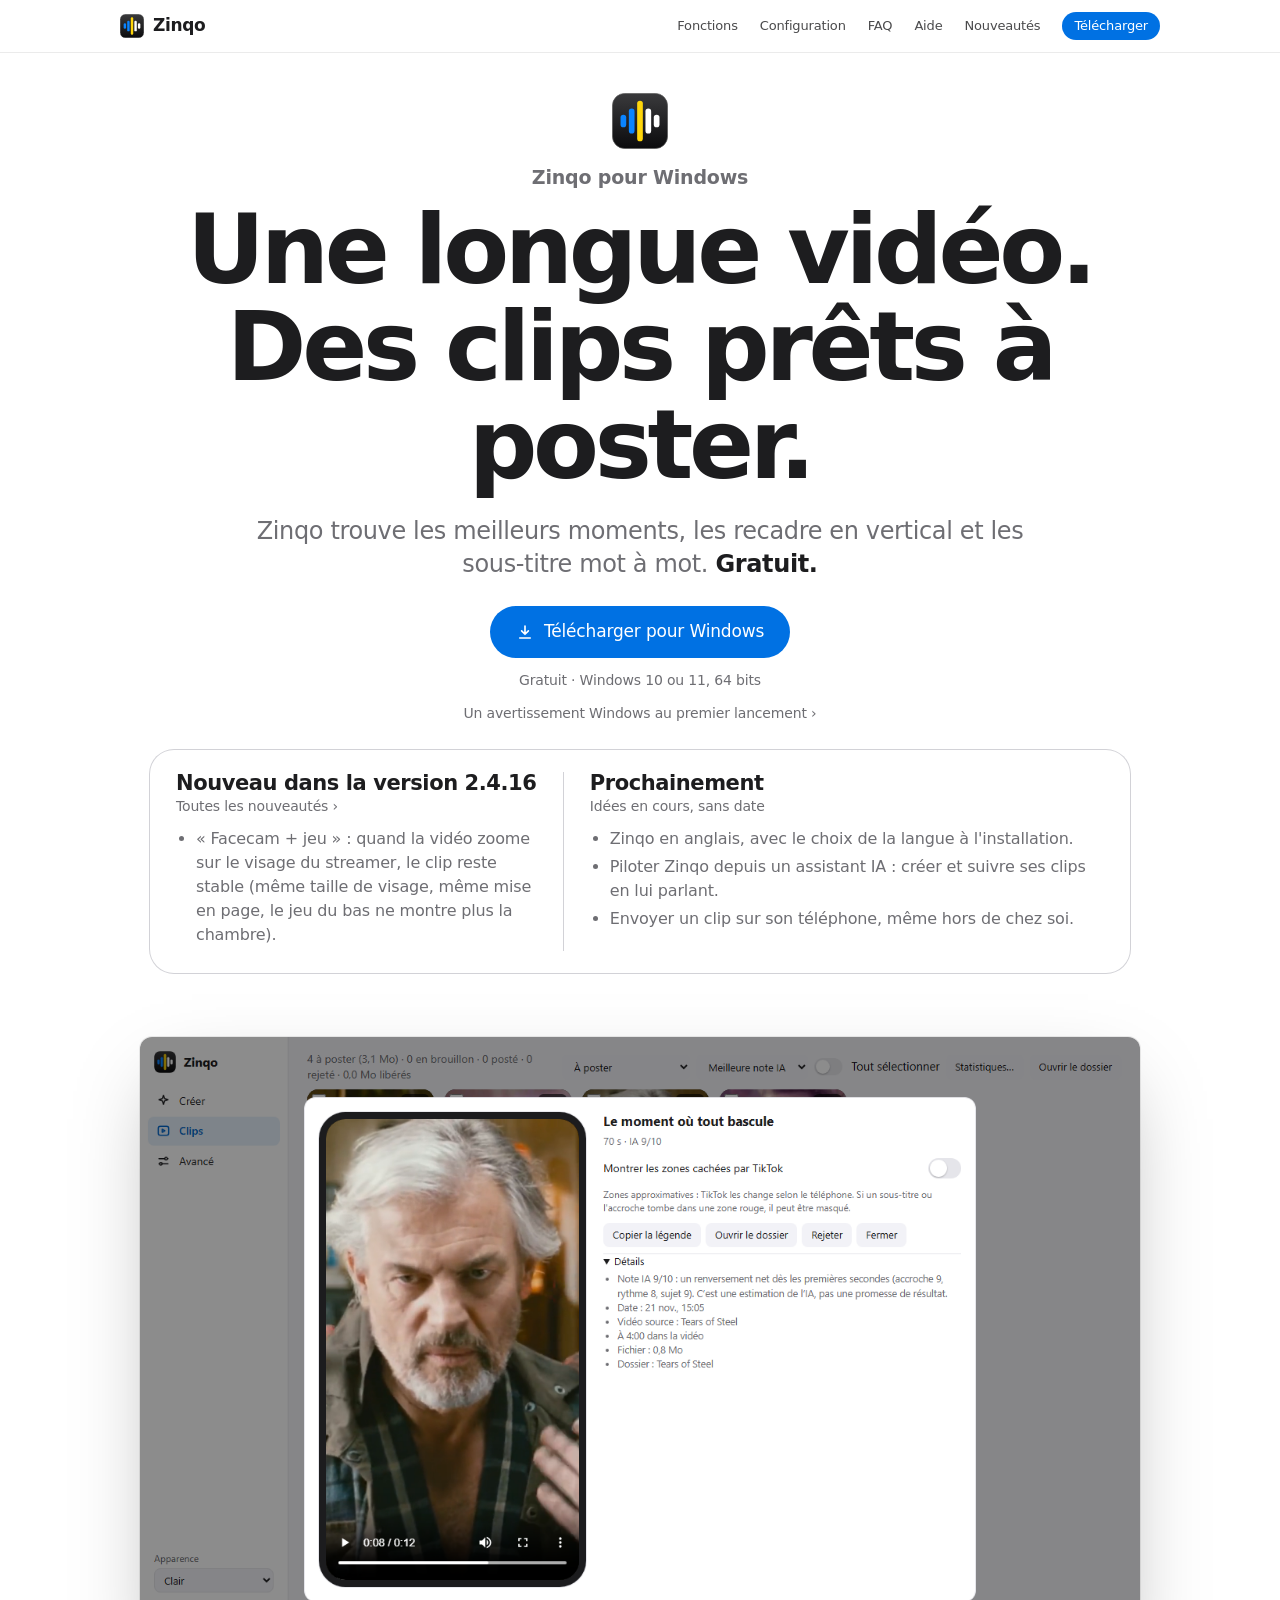
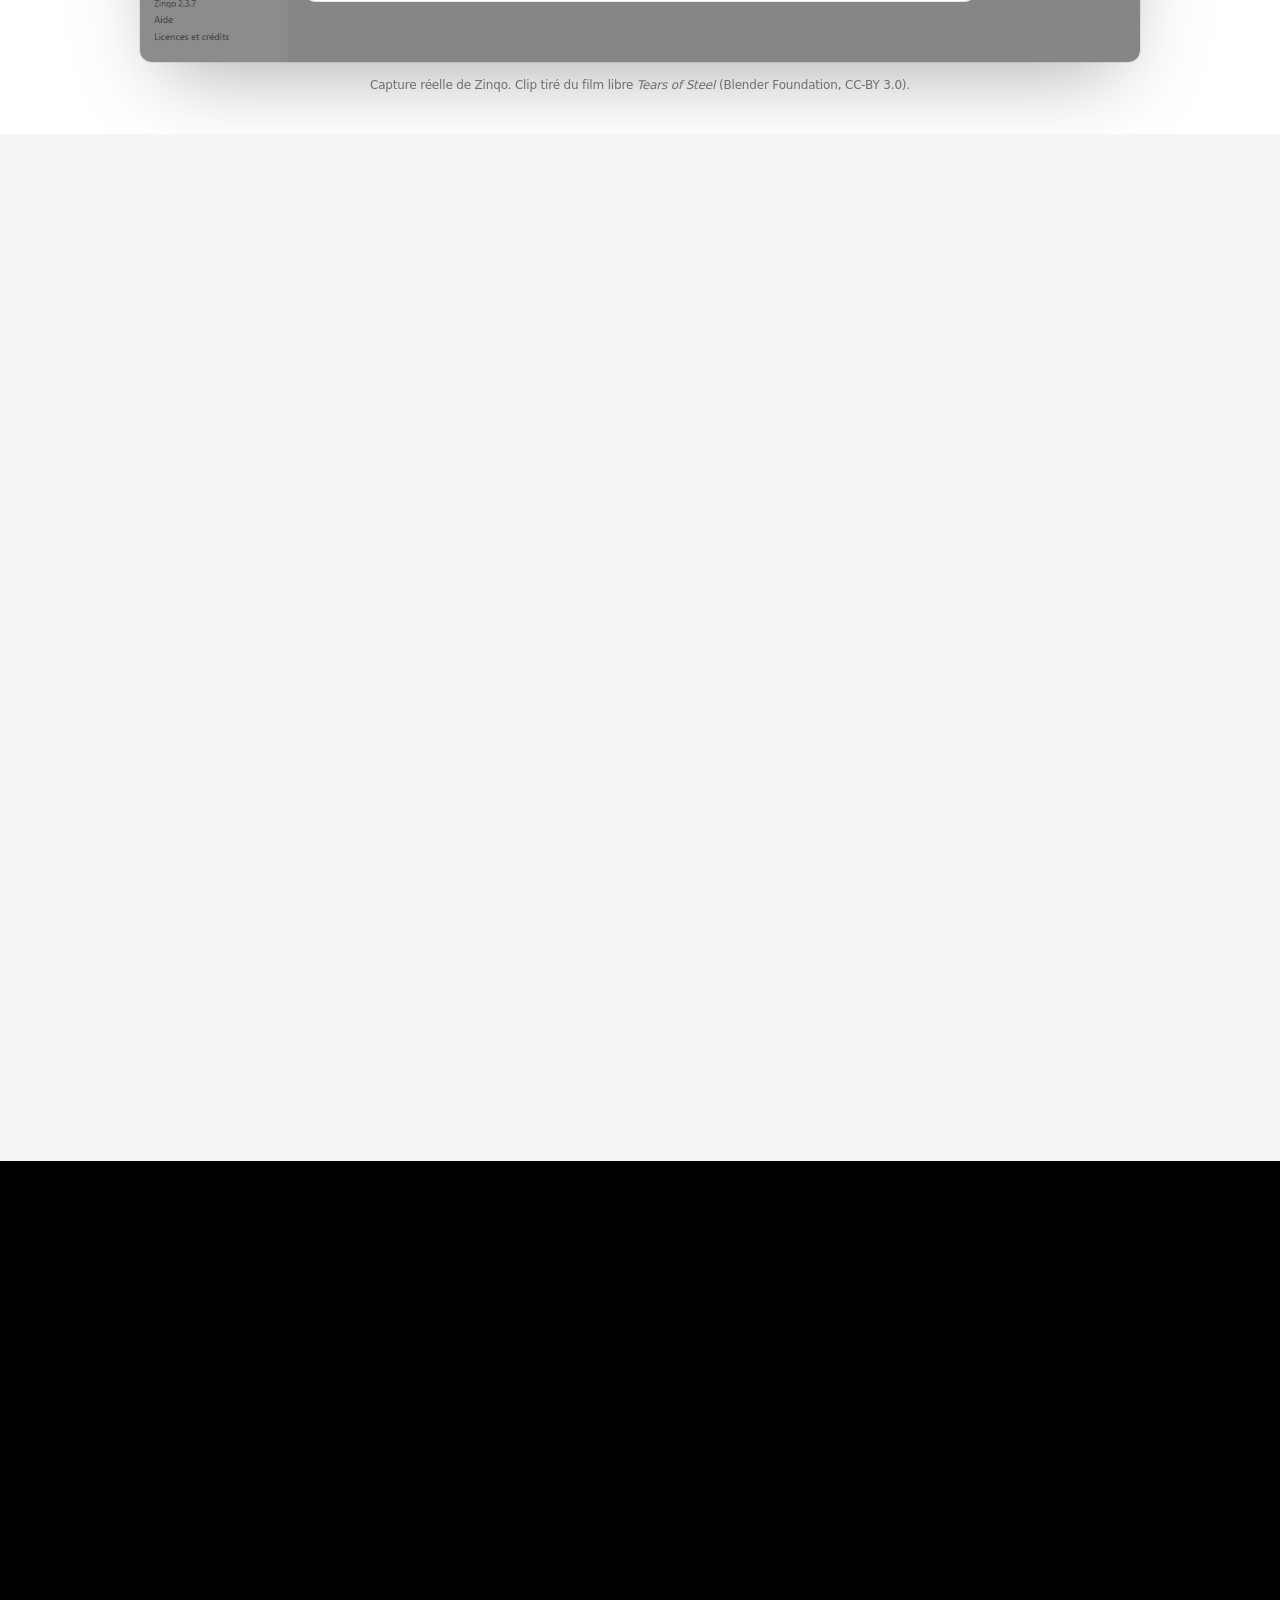
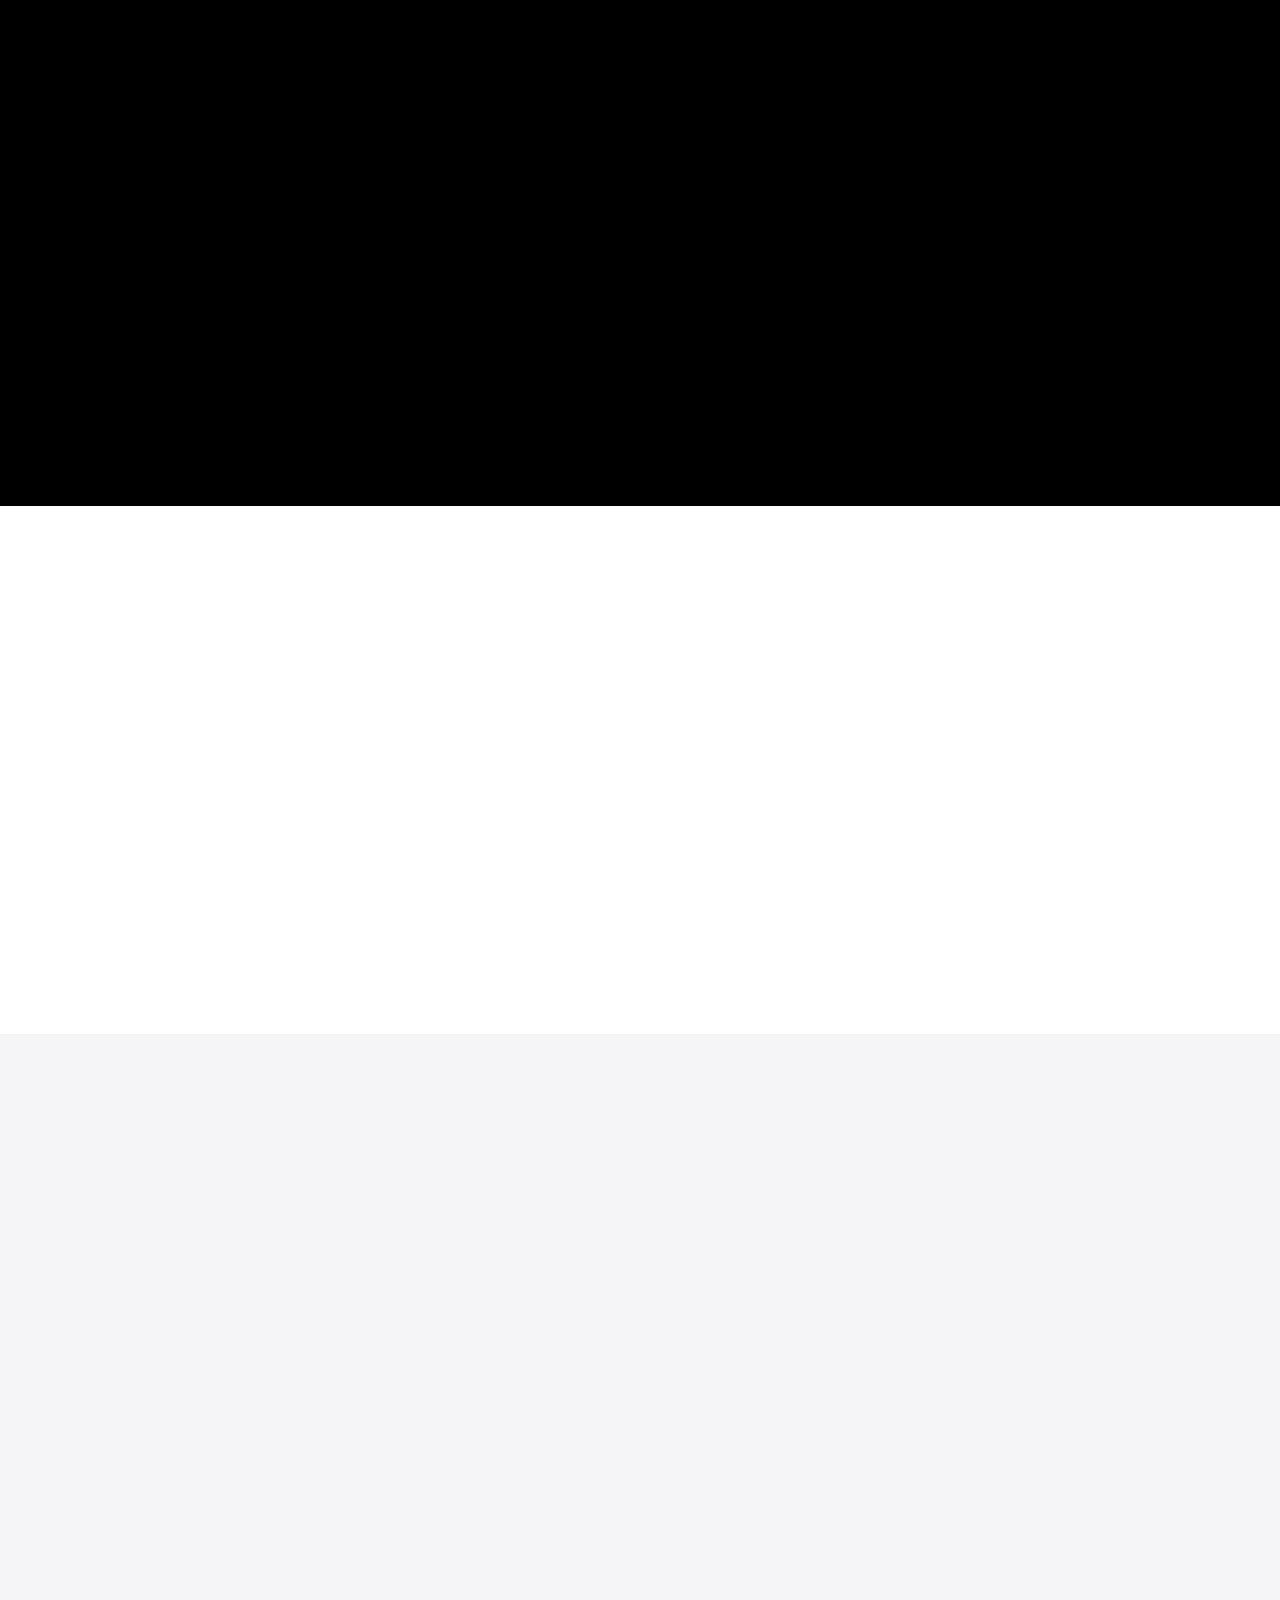
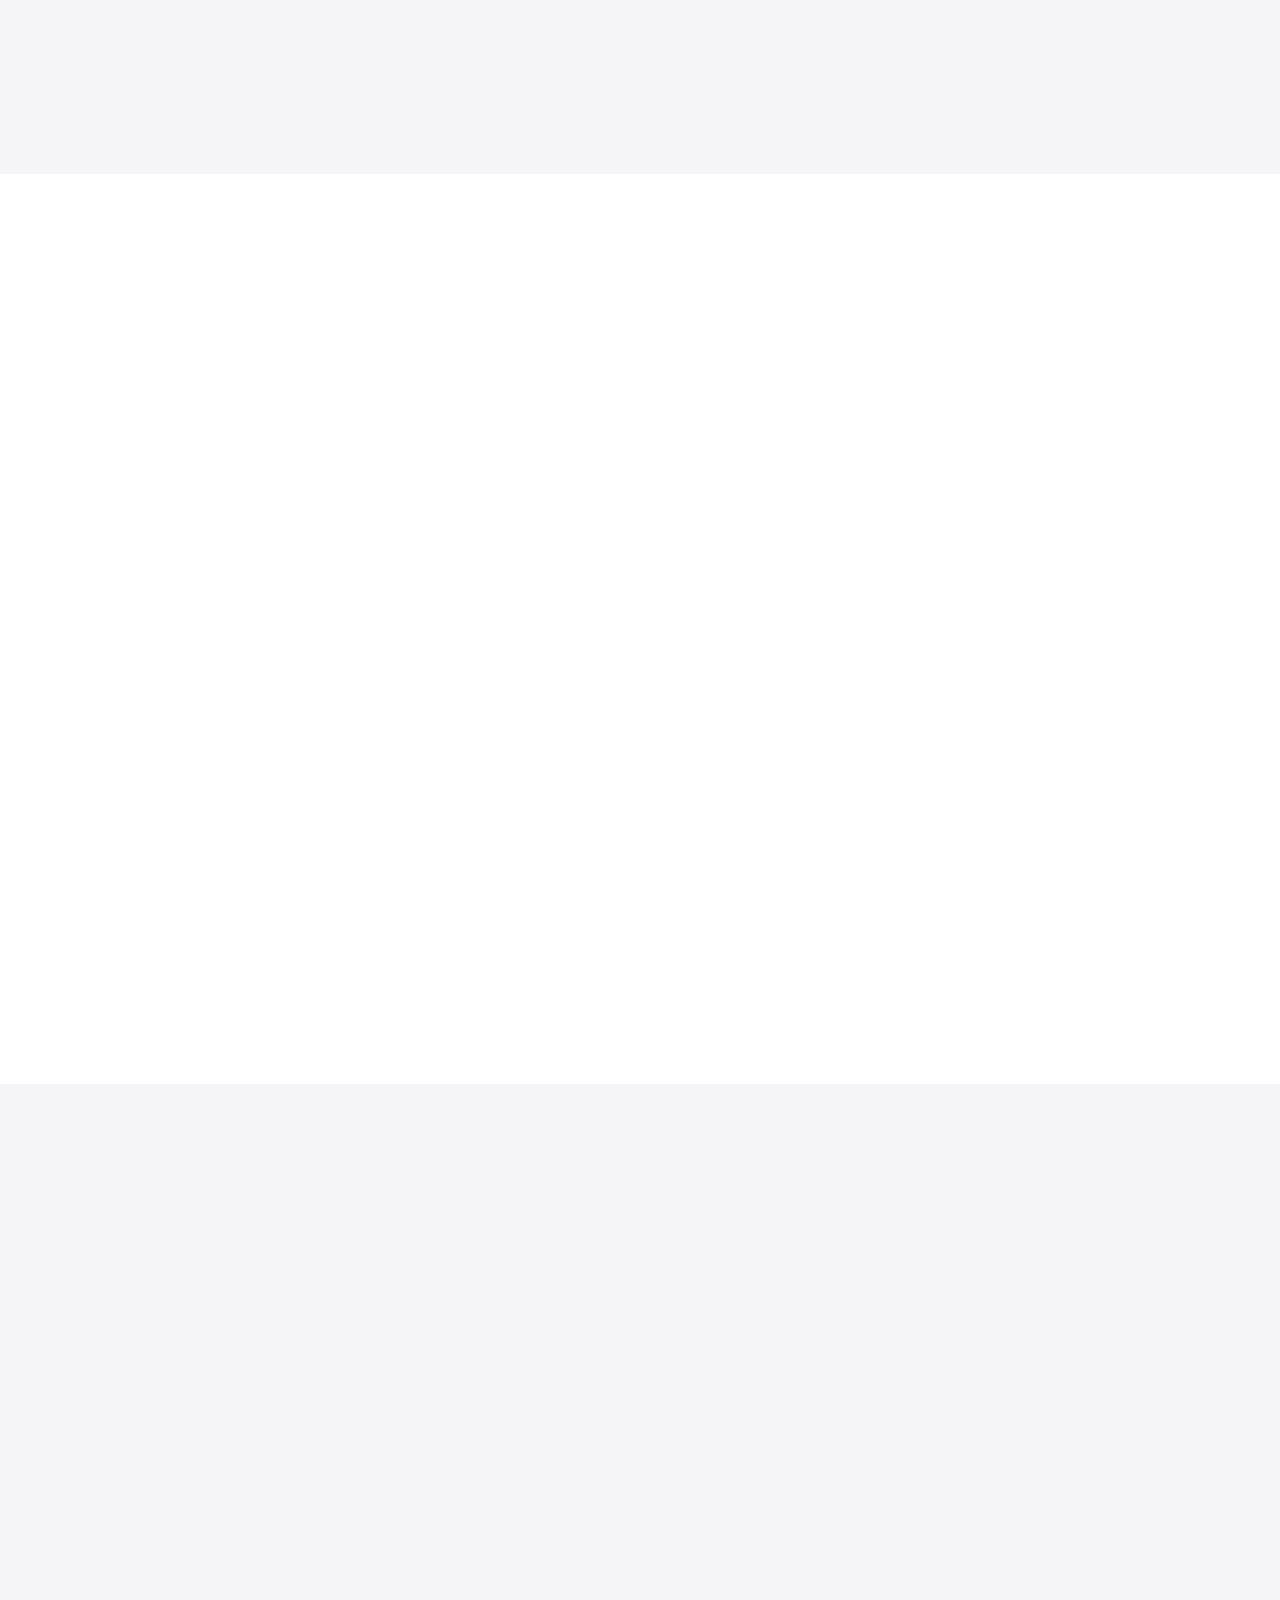
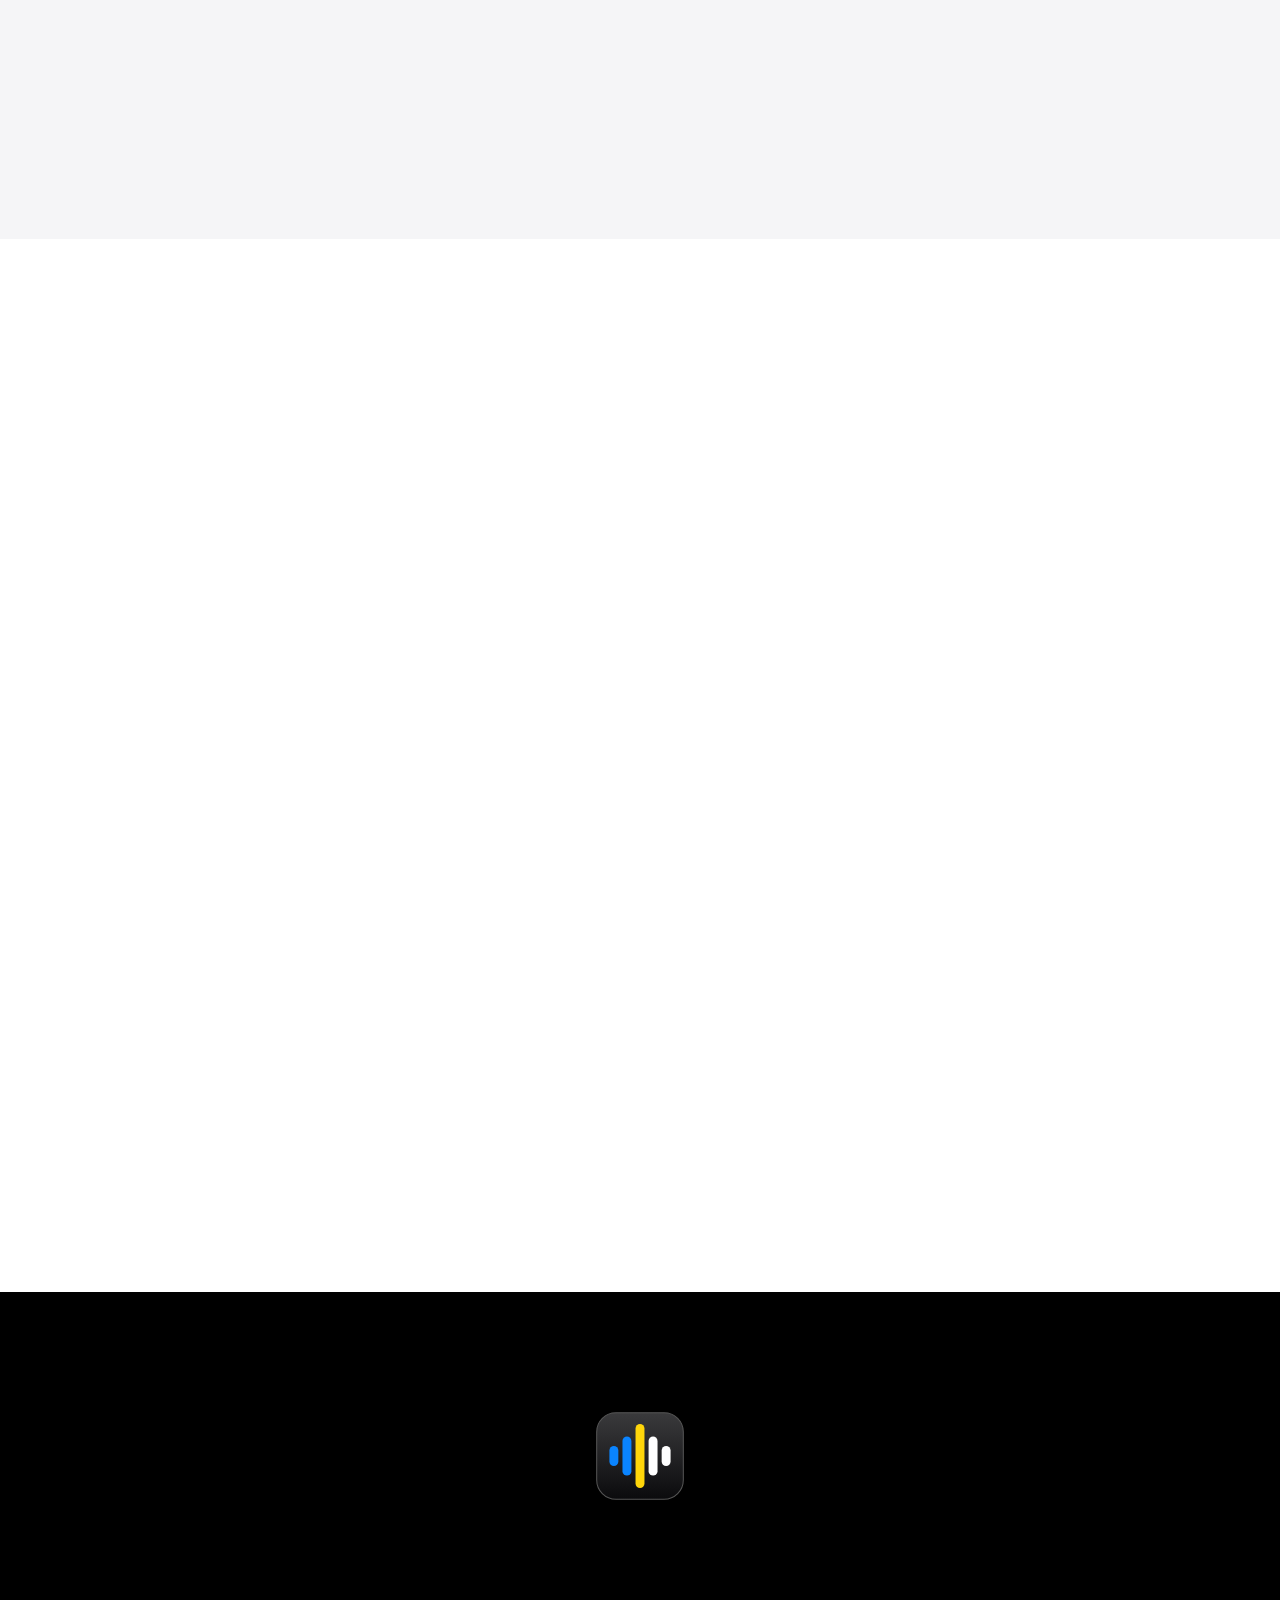
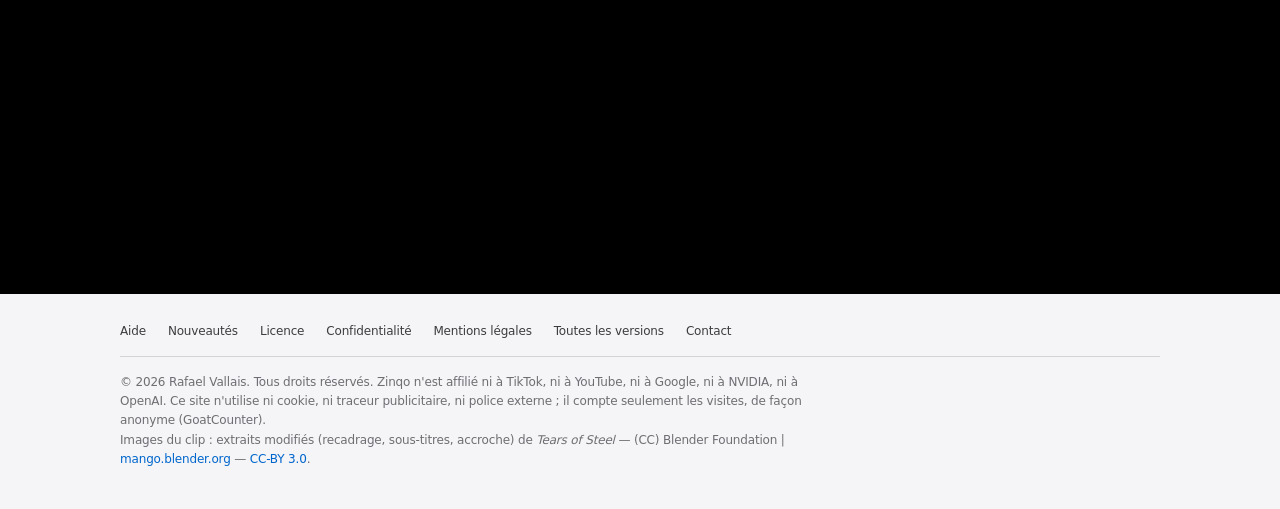
<file: docs/index.html>
<!doctype html>
<html lang="fr">
<head>
<meta charset="utf-8">
<meta name="viewport" content="width=device-width, initial-scale=1">
<title>Zinqo : des clips verticaux sous-titrés à partir de tes longues vidéos</title>
<meta name="description" content="Zinqo trouve les meilleurs moments d'une longue vidéo et en fait des clips verticaux de 65 à 75 secondes, sous-titrés mot à mot. Gratuit, pour Windows, tout se passe sur ton PC.">
<meta http-equiv="Content-Security-Policy" content="default-src 'none'; img-src 'self' data: https://zinqo.goatcounter.com; media-src 'self'; style-src 'self'; script-src 'self'; connect-src https://api.github.com; base-uri 'none'; form-action 'none'">
<meta name="theme-color" content="#ffffff" media="(prefers-color-scheme: light)">
<meta name="theme-color" content="#000000" media="(prefers-color-scheme: dark)">
<link rel="icon" href="zinqo.svg" type="image/svg+xml">
<link rel="stylesheet" href="style.css">
<script src="app.js" defer></script>
</head>
<body>
<a class="skip" href="#contenu">Aller au contenu</a>
<!--HEAD-->
<header class="top"><div class="wrap">
  <a class="brand" href="index.html"><img src="zinqo.svg" alt="" width="24" height="24">Zinqo</a>
  <nav aria-label="Menu principal">
    <a class="opt" href="index.html#fonctions">Fonctions</a>
    <a class="opt" href="index.html#config">Configuration</a>
    <a class="opt" href="index.html#faq">FAQ</a>
    <a href="aide.html">Aide</a>
    <a href="nouveautes.html">Nouveautés</a>
    <a class="pill" href="telecharger.html">Télécharger</a>
  </nav>
</div></header>
<!--/HEAD-->
<main id="contenu">

<section class="hero" aria-labelledby="titre">
<div class="wrap">
  <img class="tile" src="zinqo.svg" alt="" width="72" height="72">
  <p class="eyebrow">Zinqo pour Windows</p>
  <h1 class="h1" id="titre">Une longue vidéo.<br>Des clips prêts à poster.</h1>
  <p class="sub">Zinqo trouve les meilleurs moments, les recadre en vertical et les sous-titre mot à mot. <b>Gratuit.</b></p>
  <div class="cta">
    <a class="btn" href="telecharger.html">
      <svg viewBox="0 0 24 24" fill="none" stroke="currentColor" stroke-width="2.2" stroke-linecap="round" stroke-linejoin="round" aria-hidden="true"><path d="M12 4v11m0 0-4.5-4.5M12 15l4.5-4.5M5 20h14"/></svg>
      Télécharger pour Windows
    </a>
    <p class="meta">Gratuit · Windows 10 ou 11, 64 bits</p>
    <a class="small more" href="#smartscreen">Un avertissement Windows au premier lancement</a>
  </div>
  <aside class="nouv" aria-labelledby="t-nouv"><!--NOUV-->
  <div class="nc2"><div><div class="nh"><h2 id="t-nouv">Nouveau dans la version 2.4.16</h2><a class="small more" href="nouveautes.html">Toutes les nouveautés</a></div><ul><li>«&nbsp;Facecam + jeu&nbsp;»&nbsp;: quand la vidéo zoome sur le visage du streamer, le clip reste stable (même taille de visage, même mise en page, le jeu du bas ne montre plus la chambre).</li></ul></div><div><div class="nh"><h2 id="t-av">Prochainement</h2><span class="small">Idées en cours, sans date</span></div><ul><li>Zinqo en anglais, avec le choix de la langue à l'installation.</li><li>Piloter Zinqo depuis un assistant IA&nbsp;: créer et suivre ses clips en lui parlant.</li><li>Envoyer un clip sur son téléphone, même hors de chez soi.</li></ul></div></div><!--/NOUV--></aside>

  <figure class="stage">
    <picture><source media="(prefers-color-scheme: dark)" srcset="img/ui-apercu-dark.webp 1280w, img/ui-apercu-dark@2x.webp 2560w" sizes="(min-width:1040px) 1000px, 100vw"><img class="shot-img" src="img/ui-apercu-light.webp" srcset="img/ui-apercu-light.webp 1280w, img/ui-apercu-light@2x.webp 2560w" sizes="(min-width:1040px) 1000px, 100vw" width="1280" height="800" fetchpriority="high" alt="Capture de Zinqo : l'aperçu d'un clip vertical dans un cadre de téléphone, avec l'accroche « You're a jerk, Tom! » et les sous-titres, à côté des boutons Copier la légende et Ouvrir le dossier."></picture>
    <figcaption class="cap">Capture réelle de Zinqo. Clip tiré du film libre <i>Tears of Steel</i> (Blender Foundation, CC-BY 3.0).</figcaption>
  </figure>
</div>
</section>

<section class="alt" id="comment" aria-labelledby="t-comment">
<div class="wrap">
  <h2 class="h2 rv" id="t-comment">Colle. Lance. Poste.</h2>
  <div class="steps rv">
    <div><h3>Colle</h3><p>Un lien ou une vidéo de ton PC. Ajoute-en plusieurs : elles attendent dans la file. Rien ne démarre avant ton clic.</p></div>
    <div><h3>Lance</h3><p>Zinqo écoute, choisit, découpe, recadre en 9:16 et sous-titre. Ton PC reste utilisable pendant ce temps.</p></div>
    <div><h3>Poste</h3><p>Les clips arrivent dans ton dossier Vidéos, avec un titre et une légende à copier. Tu publies toi-même.</p></div>
  </div>
  <div class="shots rv">
    <figure><picture><source media="(prefers-color-scheme: dark)" srcset="img/ui-creer-dark.webp 1280w, img/ui-creer-dark@2x.webp 2560w" sizes="(min-width:760px) 520px, 100vw"><img class="shot-img" src="img/ui-creer-light.webp" srcset="img/ui-creer-light.webp 1280w, img/ui-creer-light@2x.webp 2560w" sizes="(min-width:760px) 520px, 100vw" width="1280" height="800" loading="lazy" decoding="async" alt="Capture de l'écran Créer des clips : champ pour coller un lien, nombre de clips 1, 3, 5 ou 10, bouton Lancer."></picture><figcaption class="cap">Créer : colle un lien, choisis le nombre de clips, lance.</figcaption></figure>
    <figure><picture><source media="(prefers-color-scheme: dark)" srcset="img/ui-clips-dark.webp 1280w, img/ui-clips-dark@2x.webp 2560w" sizes="(min-width:760px) 520px, 100vw"><img class="shot-img" src="img/ui-clips-light.webp" srcset="img/ui-clips-light.webp 1280w, img/ui-clips-light@2x.webp 2560w" sizes="(min-width:760px) 520px, 100vw" width="1280" height="800" loading="lazy" decoding="async" alt="Capture de l'écran Clips : un clip terminé de 75 secondes avec sa miniature, son titre et ses boutons."></picture><figcaption class="cap">Clips : tes clips terminés, prêts à poster.</figcaption></figure>
  </div>
  <p class="rights rv">Ne clippe que des vidéos dont tu as les droits, et cite la source. Tu restes responsable de ce que tu publies. Zinqo ne promet ni vues, ni abonnés, ni revenus.</p>
</div>
</section>

<div id="fonctions">
<section class="dark" aria-labelledby="t-subs">
<div class="wrap feat">
  <div class="txt rv">
    <p class="eyebrow">Sous-titres</p>
    <h2 class="h2" id="t-subs">Chaque mot, au rythme de la voix.</h2>
    <p class="sub">Les mots s'affichent quand ils sont dits, les mots forts en couleur. Une accroche tirée de la vidéo ouvre le clip dès la première seconde. Chaque clip dure 65 à 75 secondes.</p>
  </div>
  <div class="vis rv">
    <div class="phone"><div class="ph-scr"><video class="clip" src="img/clip-extrait.mp4" poster="img/clip-cadre-1.webp" muted loop playsinline preload="none" width="1080" height="1920" aria-label="Extrait d'un vrai clip fait par Zinqo : un personnage de Tears of Steel parle, l'accroche « You're a jerk, Tom! » en haut, les sous-titres mot à mot en bas."></video></div></div>
    <p class="vid-ctl"><button type="button" class="snd" aria-pressed="false">Activer le son</button></p>
    <p class="cap center">Vrai clip Zinqo, extrait modifié de <i>Tears of Steel</i>, (CC) Blender Foundation, CC-BY 3.0.</p>
  </div>
</div>
</section>

<section aria-labelledby="t-choix">
<div class="wrap feat rev">
  <div class="txt rv">
    <p class="eyebrow">Choix des moments</p>
    <h2 class="h2" id="t-choix">Il sait où couper.</h2>
    <p class="sub">Zinqo repère les rires, les cris et les applaudissements, et le cadre suit la personne qui parle. Avec ta clé Gemini, gratuite et facultative, l'IA note chaque moment et dit pourquoi.</p>
    <p class="small">L'envoi en brouillon vers TikTok est expérimental et n'est pas ouvert aux autres utilisateurs.</p>
  </div>
  <div class="vis rv">
    <div class="tl" role="img" aria-label="Illustration : la courbe sonore d'une vidéo de 2 h 07, trois passages forts sélectionnés, et l'avancement Téléchargement, Transcription, Choix des moments, Montage.">
      <div aria-hidden="true">
        <div class="tl-h"><b>Live du 14 novembre</b><span>2 h 07</span></div>
        <svg class="wave" viewBox="0 0 960 120"><rect x="166" y="2" width="108" height="116" rx="12"/><rect x="466" y="2" width="108" height="116" rx="12"/><rect x="746" y="2" width="108" height="116" rx="12"/><path d="M3 42v36M13 43v34M23 32v56M33 40.5v39M43 31v58M53 32.5v55M63 37v46M73 29v62M83 37v46M93 30v60M103 37v46M113 38v44M123 33.5v53M133 28v64M143 42v36M153 42v36M163 37v46M273 43.5v33M283 46.5v27M293 46.5v27M303 40v40M313 40.5v39M323 41v38M333 30.5v59M343 30.5v59M353 36.5v47M363 29.5v61M373 29.5v61M383 22.5v75M393 24.5v71M403 32.5v55M413 21v78M423 37v46M433 33v54M443 28.5v63M453 40.5v39M463 36.5v47M573 51.5v17M583 49v22M593 42.5v35M603 52.5v15M613 43v34M623 46v28M633 45v30M643 44v32M653 30v60M663 39.5v41M673 36v48M683 32v56M693 23v74M703 36v48M713 29.5v61M723 28v64M733 23v74M743 25.5v69M853 48v24M863 46.5v27M873 45.5v29M883 56v8M893 40.5v39M903 41.5v37M913 38v44M923 38v44M933 43v34M943 41v38M953 44v32"/><g class="on"><path d="M173 33.5v53M183 17.5v85M193 22v76M203 19v82M213 21v78M223 12.5v95M233 15v90M243 18v84M253 21.5v77M263 20v80M473 46.5v27M483 13v94M493 11.5v97M503 14v92M513 15.5v89M523 12v96M533 16.5v87M543 21.5v77M553 14.5v91M563 12v96M753 26v68M763 17.5v85M773 11.5v97M783 20.5v79M793 19.5v81M803 16.5v87M813 19v82M823 17.5v85M833 15.5v89M843 14v92"/></g></svg>
        <div class="marks"><span>Clip 1 · 8/10</span><span>Clip 2 · 9/10</span><span>Clip 3 · 7/10</span></div>
        <ol class="pipe"><li class="ok">Téléchargement</li><li class="ok">Transcription</li><li class="now">Choix des moments</li><li>Montage</li></ol>
        <p class="why"><b>Exemple · 9/10.</b> « Grosse réaction du public, chute nette. »</p>
      </div>
    </div>
  </div>
</div>
</section>

<section class="alt" aria-labelledby="t-pc">
<div class="wrap">
  <h2 class="h2 big rv" id="t-pc">Tout reste sur ton PC.</h2>
  <p class="sub rv">Pas de compte, pas de publicité, pas de statistiques d'usage. L'éditeur ne reçoit ni tes vidéos, ni tes clés, ni tes données (seulement ton code d'activation, une fois). <a href="confidentialite.html" class="more">Confidentialité</a></p>
  <div class="facts rv">
    <div><h3>Mises à jour automatiques</h3><p>Au démarrage, signature vérifiée, retour arrière si quelque chose échoue. Tes réglages et tes clips ne bougent pas.</p></div>
    <div><h3>Mode jeu</h3><p>Zinqo se met en pause pendant ta partie et reprend tout seul quand tu quittes le jeu.</p></div>
    <div><h3>Depuis ton iPhone</h3><p>Tes clips arrivent dans un dossier synchronisé (iCloud Drive, OneDrive, Google Drive), ou par QR code sur ton Wi-Fi : un lien secret, valable 15 minutes.</p></div>
    <div><h3>Tes cookies restent à toi</h3><p>Lus seulement si tu actives l'option, sur ton PC. Jamais enregistrés ni envoyés à l'éditeur.</p></div>
  </div>
</div>
</section>
</div>

<section id="config" aria-labelledby="t-config">
<div class="wrap">
  <h2 class="h2 rv" id="t-config">Configuration.</h2>
  <dl class="spec rv"><!--CONFIG-->
  <div><dt>Système</dt><dd>Windows 11, ou Windows 10 (version 1803 ou plus récente) en 64 bits</dd></div>
    <div><dt>Affichage</dt><dd>Composant Microsoft <span class="ui">WebView2</span> (déjà présent sur Windows 11 ; sur certains Windows 10, <a href="https://developer.microsoft.com/microsoft-edge/webview2/" rel="noopener">à installer ici</a>)</dd></div>
    <div><dt>Mémoire</dt><dd>8 Go conseillés (estimation&nbsp;: testé surtout sur 31 Go)</dd></div>
    <div><dt>Carte graphique</dt><dd><span class="ui">NVIDIA recommandée</span> (sous-titres rapides). Sans NVIDIA (AMD, Intel ou aucune)&nbsp;: tout marche, en <span class="ui">mode compatible</span>, plus lent (compte environ 5 à 6 minutes de sous-titres pour 20 minutes de vidéo)</dd></div>
    <div><dt>Place disque</dt><dd>Avec carte NVIDIA&nbsp;: environ 4 Go une fois installé (prévois 7 Go libres pendant l'installation). Sans NVIDIA&nbsp;: environ 1,2 Go (prévois 3 Go libres). Tailles calculées sur les fichiers réels, à confirmer sur la page de l'installeur</dd></div>
    <div><dt>Internet</dt><dd>Pour télécharger les vidéos et les composants à l'installation</dd></div>
    <div><dt>Droits</dt><dd>Aucun droit administrateur requis</dd></div><!--/CONFIG-->
  </dl>
</div>
</section>

<section class="alt" id="smartscreen" aria-labelledby="t-ss">
<div class="wrap">
  <h2 class="h2 rv" id="t-ss">Un avertissement Windows&nbsp;?</h2>
  <p class="sub rv">C'est normal. Zinqo est fait par une seule personne et n'est pas encore signé numériquement : la protection SmartScreen ne le connaît pas, c'est tout.</p>
  <ol class="how rv">
    <li><span>Dans la fenêtre bleue « Windows a protégé votre ordinateur », clique sur <span class="ui">Informations complémentaires</span>.</span></li>
    <li><span>Vérifie que le fichier s'appelle <span class="ui">Zinqo-Setup-…exe</span>, puis clique sur <span class="ui">Exécuter quand même</span>.</span></li>
    <li><span>Suis l'installeur. Cet écran n'apparaît qu'au premier lancement.</span></li>
  </ol>
  <p class="rights rv">Télécharge Zinqo seulement ici ou sur la <a href="https://github.com/DXTR-Codex/zinqo/releases/latest" rel="noopener">page des versions officielle</a>. Si ton antivirus réagit, ne le désactive pas : écris-moi (contact en bas de page).</p>
</div>
</section>

<section id="faq" aria-labelledby="t-faq">
<div class="wrap">
  <h2 class="h2 center rv" id="t-faq">Questions.</h2>
  <div class="faq rv"><!--FAQ-->
  <details><summary>C'est vraiment gratuit&nbsp;?</summary><div class="rep"><p>Oui, sans publicité ni abonnement. Zinqo est «&nbsp;tous droits réservés&nbsp;»&nbsp;: tu l'utilises librement, mais tu ne le revends, ne le modifies ni ne le redistribues. Le code n'est pas publié. Voir la [licence](licence.html).</p></div></details>
  <details><summary>Au premier lancement, ça télécharge des fichiers. Pourquoi&nbsp;?</summary><div class="rep">
<p>Les gros composants (voix Whisper pour les sous-titres, outils vidéo, accélération carte NVIDIA) sont téléchargés une seule fois pour que le logiciel reste léger. Compte quelques minutes (plusieurs Go avec une carte NVIDIA, 1 à 2 Go sans). Si la connexion coupe, relance&nbsp;: ça reprend là où c'était.</p>
</div></details>
  <details><summary>Je n'ai pas de carte NVIDIA, ça marche&nbsp;?</summary><div class="rep">
<p>Oui. Les sous-titres se font avec un modèle plus petit sur le processeur&nbsp;: c'est plus lent et un peu moins précis. Rien d'autre ne change.</p>
</div></details>
  <details><summary>Gemini, c'est quoi&nbsp;? Il me faut une clé&nbsp;?</summary><div class="rep">
<p>Gemini est l'IA de Google qui juge si un moment est vraiment drôle ou intéressant. Elle est facultative&nbsp;: sans clé, Zinqo choisit les moments avec le son, l'image et le texte. La clé est gratuite (Avancé &gt; IA Gemini) et reste chiffrée sur ton PC.</p>
</div></details>
  <details><summary>Puis-je clipper n'importe quelle chaîne&nbsp;?</summary><div class="rep">
<p>Non&nbsp;: ne clippe que les chaînes qui t'y autorisent. Un clip d'un autre créateur n'est pas toujours éligible à la rémunération TikTok. Il n'y a aucune promesse d'abonnés ni de revenus.</p>
</div></details>
  <details><summary>Où sont mes clips&nbsp;? Comment les envoyer sur TikTok&nbsp;?</summary><div class="rep">
<p>Bouton <span class="ui">Ouvrir le dossier</span> sous chaque clip. Le fichier <code>.txt</code> à côté contient le titre et la description à copier&nbsp;: poste le clip à la main dans TikTok (ou depuis l'iPhone, voir plus bas) et colle la légende. Attention&nbsp;: le bouton «&nbsp;Envoyer sur TikTok&nbsp;» (brouillon direct) ne marche que pour le compte du développeur, car TikTok n'a pas validé l'appli. Pour toi, ne l'utilise pas.</p>
</div></details>
  <details><summary>Rien ne démarre quand je colle un lien.</summary><div class="rep">
<p>C'est normal&nbsp;: coller ajoute le lien à la «&nbsp;File d'attente&nbsp;». Clique <span class="ui">Lancer</span>.</p>
</div></details>
  <details><summary>Windows affiche «&nbsp;Windows a protégé votre ordinateur&nbsp;» ou «&nbsp;éditeur inconnu&nbsp;».</summary><div class="rep">
<p>C'est normal pour un logiciel qui n'est pas (encore) signé par un éditeur reconnu par Microsoft&nbsp;: ça ne veut pas dire qu'il est dangereux. Clique sur <span class="ui">Informations complémentaires</span>, puis sur <span class="ui">Exécuter quand même</span>. Ça ne s'affiche qu'au premier lancement de l'installeur. Télécharge toujours Zinqo depuis le site officiel&nbsp;: <a href="https://dxtr-codex.github.io/zinqo/" rel="noopener">https://dxtr-codex.github.io/zinqo/</a></p>
</div></details>
  <details><summary>Comment mettre à jour Zinqo&nbsp;?</summary><div class="rep">
<p>Une bannière te prévient quand une nouvelle version existe. Clique <span class="ui">Mettre à jour</span>&nbsp;: tes réglages et tes clips ne sont pas touchés.</p>
<p>Hors connexion, Zinqo s'ouvre quand même et écrit «&nbsp;Hors ligne&nbsp;: mises à jour non vérifiées&nbsp;» sous la version. Sans vérification réussie depuis plus de 14 jours, un bandeau te le dit&nbsp;: reconnecte-toi ou télécharge la dernière version sur le site (<a href="https://dxtr-codex.github.io/zinqo/" rel="noopener">https://dxtr-codex.github.io/zinqo/</a>).</p>
</div></details>
  <details><summary>Qui fait Zinqo&nbsp;?</summary><div class="rep"><p>Rafael Vallais. Zinqo s'appelait Clip Maker avant la version 2.3.0&nbsp;: tes anciens réglages sont repris automatiquement. Zinqo n'est affilié ni à TikTok, ni à YouTube, ni à Google, ni à NVIDIA, ni à OpenAI.</p></div></details><!--/FAQ-->
  <p class="small center rv">Autre chose&nbsp;? Voir l'<a href="aide.html">aide</a>.</p>
  </div>
</div>
</section>

<section class="dark end center" aria-labelledby="t-end">
<div class="wrap">
  <img class="tile" src="zinqo.svg" alt="" width="88" height="88">
  <h2 class="h2 rv" id="t-end">Essaie-le sur ta prochaine vidéo.</h2>
  <div class="cta rv">
    <a class="btn" href="telecharger.html">Télécharger pour Windows</a>
    <p class="meta">Gratuit · Windows 10 ou 11, 64 bits</p>
  </div>
</div>
</section>

</main>
<!--FOOT-->
<footer class="bas"><div class="wrap">
  <nav aria-label="Pied de page">
    <a href="aide.html">Aide</a>
    <a href="nouveautes.html">Nouveautés</a>
    <a href="licence.html">Licence</a>
    <a href="confidentialite.html">Confidentialité</a>
    <a href="mentions.html">Mentions légales</a>
    <a href="https://github.com/DXTR-Codex/zinqo/releases" rel="noopener">Toutes les versions</a>
    <a href="mailto:vallais.rafael@gmail.com">Contact</a>
  </nav>
  <p>© 2026 Rafael Vallais. Tous droits réservés. Zinqo n'est affilié ni à TikTok, ni à YouTube, ni à Google, ni à NVIDIA, ni à OpenAI. Ce site n'utilise ni cookie, ni traceur publicitaire, ni police externe ; il compte seulement les visites, de façon anonyme (GoatCounter).</p>
  <p>Images du clip : extraits modifiés (recadrage, sous-titres, accroche) de <i>Tears of Steel</i> — (CC) Blender Foundation | <a href="https://mango.blender.org/" rel="noopener">mango.blender.org</a> — <a href="https://creativecommons.org/licenses/by/3.0/deed.fr" rel="noopener">CC-BY 3.0</a>.</p>
</div></footer>
<!--/FOOT-->
</body>
</html>
</file>
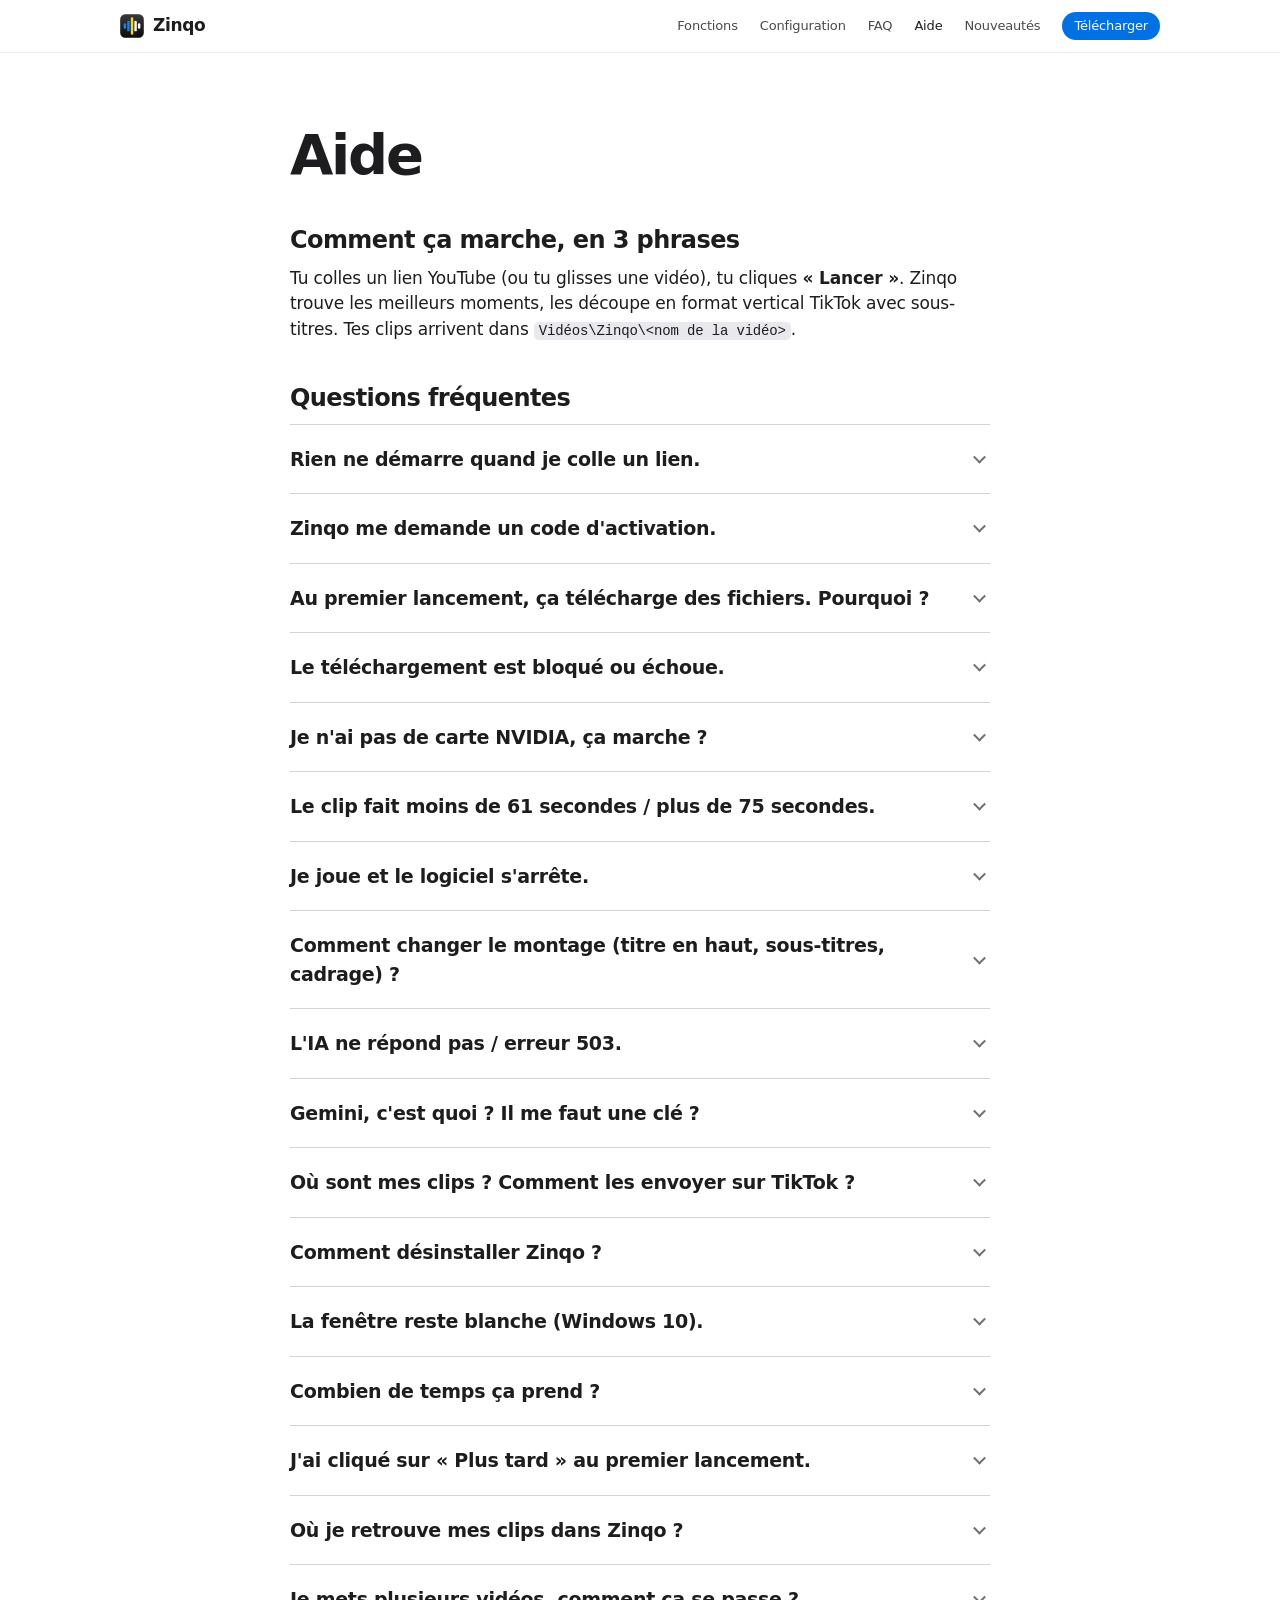
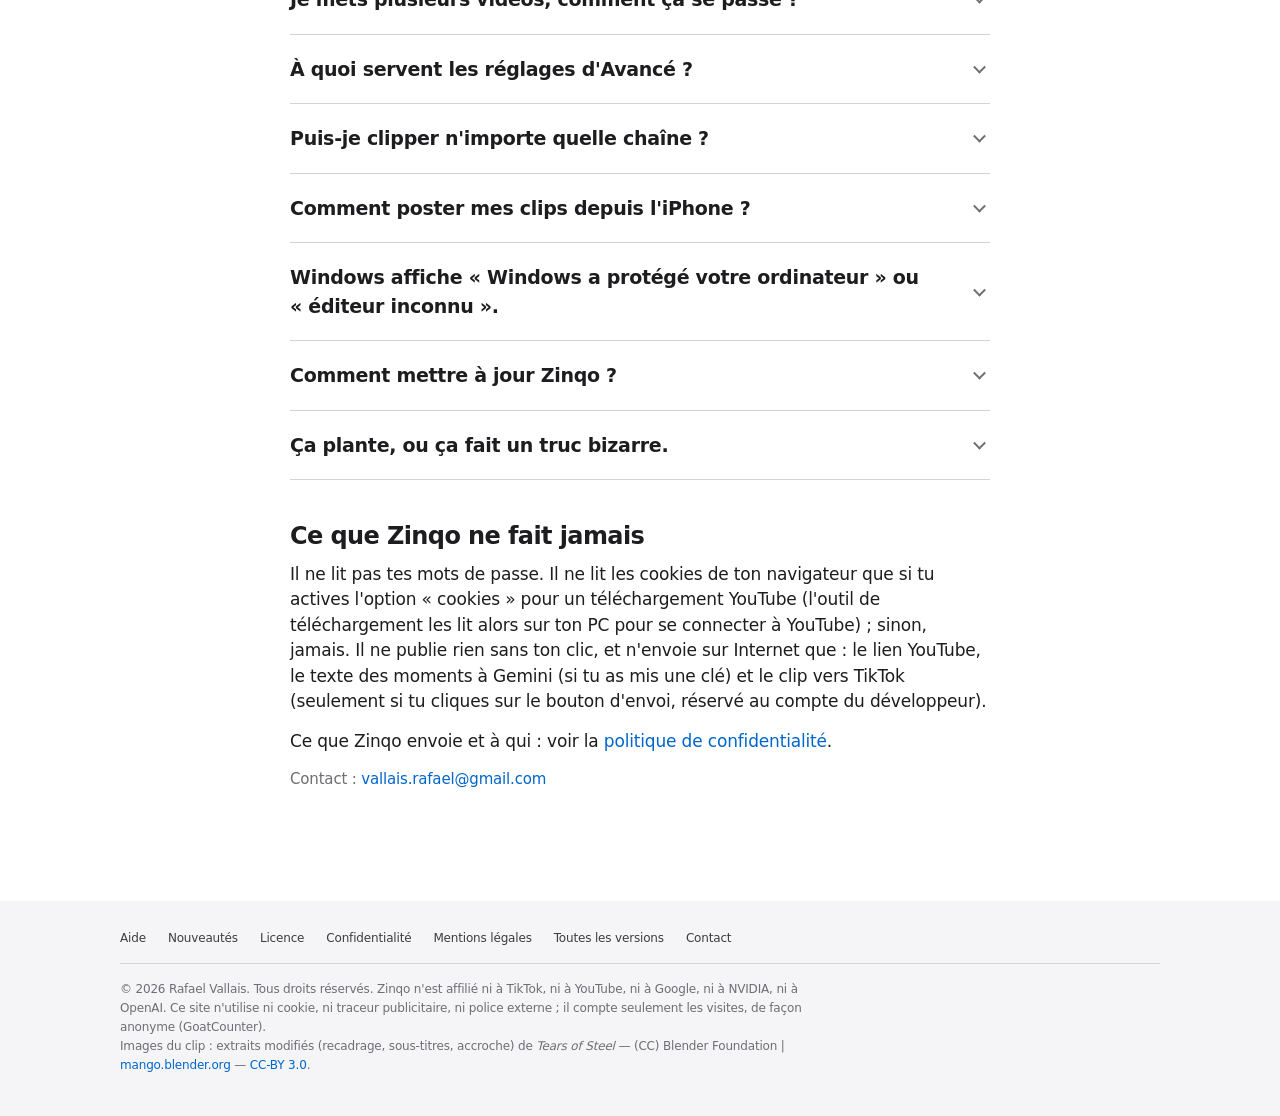
<file: docs/aide.html>
<!doctype html>
<html lang="fr">
<head>
<meta charset="utf-8">
<meta name="viewport" content="width=device-width, initial-scale=1">
<title>Aide · Zinqo</title>
<meta name="description" content="Réponses aux questions fréquentes sur Zinqo : installation, composants, Gemini, iPhone, mode jeu, mises à jour.">
<meta http-equiv="Content-Security-Policy" content="default-src 'none'; img-src 'self' data: https://zinqo.goatcounter.com; media-src 'self'; style-src 'self'; script-src 'self'; connect-src https://api.github.com; base-uri 'none'; form-action 'none'">
<meta name="theme-color" content="#ffffff" media="(prefers-color-scheme: light)">
<meta name="theme-color" content="#000000" media="(prefers-color-scheme: dark)">
<link rel="icon" href="zinqo.svg" type="image/svg+xml">
<link rel="stylesheet" href="style.css">
<script src="app.js" defer></script>
</head>
<body>
<a class="skip" href="#contenu">Aller au contenu</a>
<!--HEAD-->
<header class="top"><div class="wrap">
  <a class="brand" href="index.html"><img src="zinqo.svg" alt="" width="24" height="24">Zinqo</a>
  <nav aria-label="Menu principal">
    <a class="opt" href="index.html#fonctions">Fonctions</a>
    <a class="opt" href="index.html#config">Configuration</a>
    <a class="opt" href="index.html#faq">FAQ</a>
    <a href="aide.html" aria-current="page">Aide</a>
    <a href="nouveautes.html">Nouveautés</a>
    <a class="pill" href="telecharger.html">Télécharger</a>
  </nav>
</div></header>
<!--/HEAD-->
<main id="contenu"><div class="wrap doc">
<h1>Aide</h1>
<h2>Comment ça marche, en 3 phrases</h2>
<p>Tu colles un lien YouTube (ou tu glisses une vidéo), tu cliques <span class="ui">Lancer</span>. Zinqo trouve les meilleurs moments, les découpe en format vertical TikTok avec sous-titres. Tes clips arrivent dans <code>Vidéos\Zinqo\&lt;nom de la vidéo&gt;</code>.</p>
<h2>Questions fréquentes</h2>

<details><summary>Rien ne démarre quand je colle un lien.</summary><div class="rep">
<p>C'est normal&nbsp;: coller ajoute le lien à la «&nbsp;File d'attente&nbsp;». Clique <span class="ui">Lancer</span>.</p>
</div></details>
<details><summary>Zinqo me demande un code d'activation.</summary><div class="rep">
<p>Zinqo est réservé aux personnes autorisées par son auteur. L'auteur t'envoie un code d'activation (4 groupes de 4 caractères)&nbsp;: colle-le au premier lancement et clique <span class="ui">Activer</span> (il faut internet, une seule fois). Le code est à usage unique&nbsp;: il se lie au premier PC qui l'utilise et ne marche plus sur un autre. Pour un autre PC, demande un nouveau code à <a href="mailto:vallais.rafael@gmail.com.">vallais.rafael@gmail.com.</a> Si l'écran donne une erreur, le message dit pourquoi (code inconnu, déjà utilisé, trop d'essais, pas d'internet).</p>
</div></details>
<details><summary>Au premier lancement, ça télécharge des fichiers. Pourquoi&nbsp;?</summary><div class="rep">
<p>Les gros composants (voix Whisper pour les sous-titres, outils vidéo, accélération carte NVIDIA) sont téléchargés une seule fois pour que le logiciel reste léger. Compte quelques minutes (plusieurs Go avec une carte NVIDIA, 1 à 2 Go sans). Si la connexion coupe, relance&nbsp;: ça reprend là où c'était.</p>
</div></details>
<details><summary>Le téléchargement est bloqué ou échoue.</summary><div class="rep">
<p>Vérifie ta connexion, puis clique <span class="ui">Réessayer</span>. Si le message dit «&nbsp;fichier corrompu&nbsp;», clique <span class="ui">Réessayer</span>&nbsp;: le fichier est retéléchargé. Vérifie aussi l'espace libre sur le disque C: (compte 3 Go libres sans carte NVIDIA, 7 Go avec).</p>
</div></details>
<details><summary>Je n'ai pas de carte NVIDIA, ça marche&nbsp;?</summary><div class="rep">
<p>Oui. Les sous-titres se font avec un modèle plus petit sur le processeur&nbsp;: c'est plus lent et un peu moins précis. Rien d'autre ne change.</p>
</div></details>
<details><summary>Le clip fait moins de 61 secondes / plus de 75 secondes.</summary><div class="rep">
<p>TikTok ne rémunère que les vidéos de plus d'une minute. Zinqo vise 65 à 75 secondes. Si la vidéo est très courte, il ne peut pas inventer de la matière.</p>
</div></details>
<details><summary>Je joue et le logiciel s'arrête.</summary><div class="rep">
<p>C'est le «&nbsp;mode jeu&nbsp;» (Valorant, Fortnite)&nbsp;: il se met en pause pour ne pas ralentir ta partie et reprend seul quand tu quittes le jeu. Tu peux le décocher dans Avancé.</p>
</div></details>
<details><summary>Comment changer le montage (titre en haut, sous-titres, cadrage)&nbsp;?</summary><div class="rep">
<p>Avancé &gt; Montage. Titre en haut&nbsp;: éteint au départ, tu peux l'allumer. Sous-titres&nbsp;: oui ou non, et leur taille. Cadrage&nbsp;: fond flou (la vidéo entière au centre), plein écran recadré, ou suivre le visage. Montage dynamique&nbsp;: zooms doux et silences coupés. Tes choix sont gardés.</p>
</div></details>
<details><summary>L'IA ne répond pas / erreur 503.</summary><div class="rep">
<p>C'est Google qui est surchargé, pas ta clé&nbsp;: Zinqo attend et réessaie tout seul (2, 5 puis 10 secondes, un message l'indique). Si Google ne répond toujours pas, les clips sont choisis sans IA ; relance l'analyse un peu plus tard.</p>
</div></details>
<details><summary>Gemini, c'est quoi&nbsp;? Il me faut une clé&nbsp;?</summary><div class="rep">
<p>Gemini est l'IA de Google qui juge si un moment est vraiment drôle ou intéressant. Elle est facultative&nbsp;: sans clé, Zinqo choisit les moments avec le son, l'image et le texte. La clé est gratuite (Avancé &gt; IA Gemini) et reste chiffrée sur ton PC.</p>
</div></details>
<details><summary>Où sont mes clips&nbsp;? Comment les envoyer sur TikTok&nbsp;?</summary><div class="rep">
<p>Bouton <span class="ui">Ouvrir le dossier</span> sous chaque clip. Le fichier <code>.txt</code> à côté contient le titre et la description à copier&nbsp;: poste le clip à la main dans TikTok (ou depuis l'iPhone, voir plus bas) et colle la légende. Attention&nbsp;: le bouton «&nbsp;Envoyer sur TikTok&nbsp;» (brouillon direct) ne marche que pour le compte du développeur, car TikTok n'a pas validé l'appli. Pour toi, ne l'utilise pas.</p>
</div></details>
<details><summary>Comment désinstaller Zinqo&nbsp;?</summary><div class="rep">
<p>Paramètres Windows &gt; Applications &gt; Zinqo &gt; Désinstaller. Zinqo te propose d'effacer aussi tes réglages et les composants téléchargés. Tes clips restent dans <code>Vidéos\Zinqo</code>&nbsp;: supprime ce dossier toi-même si tu n'en veux plus.</p>
</div></details>
<details><summary>La fenêtre reste blanche (Windows 10).</summary><div class="rep">
<p>Zinqo a besoin de «&nbsp;WebView2&nbsp;», déjà présent dans Windows 11. Sous Windows 10, cherche «&nbsp;WebView2 Runtime&nbsp;» sur le site de Microsoft, installe-le, puis relance Zinqo.</p>
</div></details>
<details><summary>Combien de temps ça prend&nbsp;?</summary><div class="rep">
<p>À titre indicatif, une vidéo de 20 minutes demande de 5 à 15 minutes pour donner ses clips (plus avec un PC sans carte NVIDIA). Le temps dépend de ton PC&nbsp;: la bannière du haut montre l'avancement.</p>
</div></details>
<details><summary>J'ai cliqué sur «&nbsp;Plus tard&nbsp;» au premier lancement.</summary><div class="rep">
<p>Zinqo s'ouvre, mais il ne pourra pas faire les sous-titres ou le montage tant qu'il manque des éléments. Au prochain lancement, la fenêtre revient&nbsp;: clique <span class="ui">Télécharger</span>.</p>
</div></details>
<details><summary>Où je retrouve mes clips dans Zinqo&nbsp;?</summary><div class="rep">
<p>Dans l'onglet <span class="ui">Clips</span> (il apparaît après ton premier clip). Chaque clip est dans «&nbsp;À poster&nbsp;». Quand tu l'as publié, coche <span class="ui">Posté</span>. S'il ne te plaît pas, clique <span class="ui">Rejeter</span>&nbsp;: la vidéo part à la Corbeille Windows (récupérable). Tu peux trier la liste, et <span class="ui">Statistiques…</span> montre les vues de tes clips postés.</p>
</div></details>
<details><summary>Je mets plusieurs vidéos, comment ça se passe&nbsp;?</summary><div class="rep">
<p>Elles passent l'une après l'autre dans la <span class="ui">File d'attente</span>. <span class="ui">Arrêter</span> met la file en pause&nbsp;: <span class="ui">Continuer la file</span> la reprend. <span class="ui">Effacer les terminées</span> nettoie la liste.</p>
</div></details>
<details><summary>À quoi servent les réglages d'Avancé&nbsp;?</summary><div class="rep">
<ul>
<li><strong>Analyse</strong>&nbsp;: le type de vidéo (humour, jeu, podcast… ou Auto) aide Zinqo à choisir les bons moments ; le préclip (activé par défaut) montre d'abord le moment fort du clip (10 s au plus, en noir et blanc, choisi par Gemini quand il est disponible), puis un retour en arrière, puis le clip en entier.</li>
<li><strong>Sous-titres</strong>&nbsp;: la langue de la vidéo, le style (Viral par défaut) et un emoji facultatif.</li>
<li><strong>Lancement</strong>&nbsp;: <span class="ui">Relire chaque clip</span> te laisse corriger sous-titres, début et fin avant l'export.</li>
<li><strong>Veille</strong>&nbsp;: tu suis une chaîne YouTube, et ses nouvelles vidéos sont ajoutées seules à la file tant que Zinqo est ouvert. Ne suis que des chaînes qui t'y autorisent.</li>
</ul>
</div></details>
<details><summary>Puis-je clipper n'importe quelle chaîne&nbsp;?</summary><div class="rep">
<p>Non&nbsp;: ne clippe que les chaînes qui t'y autorisent. Un clip d'un autre créateur n'est pas toujours éligible à la rémunération TikTok. Il n'y a aucune promesse d'abonnés ni de revenus.</p>
</div></details>
<details><summary>Comment poster mes clips depuis l'iPhone&nbsp;?</summary><div class="rep">
<p>Deux façons, dans Avancé &gt; iPhone.</p>
<ul>
<li><strong>Photos iCloud (le plus simple, sans Wi-Fi commun ni QR)</strong>&nbsp;: installe <span class="ui">iCloud pour Windows</span> (Microsoft Store), connecte-toi avec ton compte Apple et coche <span class="ui">Photos</span>. Sur l'iPhone&nbsp;: Réglages &gt; ton nom &gt; iCloud &gt; Photos, activé. Dans Zinqo, choisis <span class="ui">Photos iCloud</span> comme dossier synchronisé&nbsp;: chaque nouvelle vidéo arrive toute seule dans Photos (le PC a besoin d'Internet, l'iPhone peut être en 4G). Seule la vidéo est copiée&nbsp;: la légende se copie depuis l'onglet Clips.</li>
<li><strong>Dossier synchronisé</strong>&nbsp;: choisis un dossier iCloud Drive, OneDrive ou Google Drive. Chaque nouveau clip (vidéo, miniature, légende) y est copié ; il apparaît dans l'appli Fichiers de l'iPhone. Les originaux restent sur ton PC. Les clips faits avant le réglage ne sont pas copiés.</li>
<li><strong>QR code</strong>&nbsp;: coche «&nbsp;Autoriser l'envoi par Wi-Fi&nbsp;», puis clique sur l'icône téléphone d'un clip et scanne le code avec l'appareil photo de l'iPhone (même Wi-Fi que le PC). La page propose la vidéo, la légende à copier et l'heure conseillée. Le lien est secret, ne montre que ce clip et expire au bout de 15 minutes ; l'option est désactivée tant que tu ne la coches pas.</li>
<li><strong>Vidéo directement dans Photos</strong> (plutôt que dans Fichiers)&nbsp;: crée une fois un raccourci sur l'iPhone. App <span class="ui">Raccourcis</span> &gt; <span class="ui">+</span> &gt; <span class="ui">Ajouter une action</span> &gt; <span class="ui">Obtenir le contenu de l'URL</span> ; touche le mot bleu «&nbsp;URL&nbsp;» et choisis <span class="ui">Entrée du raccourci</span>. Ajoute ensuite <span class="ui">Enregistrer dans l'album photo</span>. Nomme le raccourci exactement <span class="ui">Zinqo</span> (appui long sur sa tuile &gt; Renommer). Avec Apple Intelligence (iOS 27), tu peux aussi taper&nbsp;: «&nbsp;Reçois un lien en entrée, télécharge le fichier à cette adresse et enregistre-le dans l'album photo&nbsp;», puis renommer le raccourci en <span class="ui">Zinqo</span>. Ensuite, sur la page du QR, touche «&nbsp;Mettre la vidéo dans Photos&nbsp;»&nbsp;: la vidéo arrive dans Photos. Ne lance pas le raccourci à la main, il n'aurait aucune vidéo à prendre. Si l'iPhone dit «&nbsp;Impossible de trouver le raccourci Zinqo&nbsp;», vérifie son nom. Sans raccourci, le bouton «&nbsp;télécharger dans Fichiers&nbsp;» marche toujours.</li>
<li><strong>Heure conseillée</strong>&nbsp;: calculée sur tes clips les mieux vus (il en faut au moins 6 avec stats), sinon «&nbsp;vers 19 h&nbsp;» par défaut.</li>
<li><strong>Pare-feu Windows</strong>&nbsp;: au premier QR, une boîte s'ouvre. Coche <span class="ui">Réseaux privés</span> puis clique <span class="ui">Autoriser l'accès</span>. Si l'iPhone n'arrive pas à ouvrir la page, ton Wi-Fi est peut-être classé «&nbsp;Public&nbsp;»&nbsp;: Paramètres Windows &gt; Réseau et Internet &gt; Wi-Fi &gt; ton réseau &gt; choisis <span class="ui">Privé</span>.</li>
</ul>
</div></details>
<details><summary>Windows affiche «&nbsp;Windows a protégé votre ordinateur&nbsp;» ou «&nbsp;éditeur inconnu&nbsp;».</summary><div class="rep">
<p>C'est normal pour un logiciel qui n'est pas (encore) signé par un éditeur reconnu par Microsoft&nbsp;: ça ne veut pas dire qu'il est dangereux. Clique sur <span class="ui">Informations complémentaires</span>, puis sur <span class="ui">Exécuter quand même</span>. Ça ne s'affiche qu'au premier lancement de l'installeur. Télécharge toujours Zinqo depuis le site officiel&nbsp;: <a href="https://dxtr-codex.github.io/zinqo/" rel="noopener">https://dxtr-codex.github.io/zinqo/</a></p>
</div></details>
<details><summary>Comment mettre à jour Zinqo&nbsp;?</summary><div class="rep">
<p>Une bannière te prévient quand une nouvelle version existe. Clique <span class="ui">Mettre à jour</span>&nbsp;: tes réglages et tes clips ne sont pas touchés.</p>
<p>Hors connexion, Zinqo s'ouvre quand même et écrit «&nbsp;Hors ligne&nbsp;: mises à jour non vérifiées&nbsp;» sous la version. Sans vérification réussie depuis plus de 14 jours, un bandeau te le dit&nbsp;: reconnecte-toi ou télécharge la dernière version sur le site (<a href="https://dxtr-codex.github.io/zinqo/" rel="noopener">https://dxtr-codex.github.io/zinqo/</a>).</p>
</div></details>
<details><summary>Ça plante, ou ça fait un truc bizarre.</summary><div class="rep">
<p>Ferme et relance. Si ça persiste&nbsp;: Aide &gt; <span class="ui">Signaler un problème</span> fabrique un fichier sur ton Bureau (sans clé ni mot de passe, rien n'est envoyé tout seul) ; envoie-le à la personne qui t'a donné le logiciel.</p>
</div></details>
<h2>Ce que Zinqo ne fait jamais</h2>
<p>Il ne lit pas tes mots de passe. Il ne lit les cookies de ton navigateur que si tu actives l'option «&nbsp;cookies&nbsp;» pour un téléchargement YouTube (l'outil de téléchargement les lit alors sur ton PC pour se connecter à YouTube) ; sinon, jamais. Il ne publie rien sans ton clic, et n'envoie sur Internet que&nbsp;: le lien YouTube, le texte des moments à Gemini (si tu as mis une clé) et le clip vers TikTok (seulement si tu cliques sur le bouton d'envoi, réservé au compte du développeur).</p>
<p>Ce que Zinqo envoie et à qui : voir la <a href="confidentialite.html">politique de confidentialité</a>.</p>
<p class="muted">Contact : <a href="mailto:vallais.rafael@gmail.com">vallais.rafael@gmail.com</a></p>

</div></main>
<!--FOOT-->
<footer class="bas"><div class="wrap">
  <nav aria-label="Pied de page">
    <a href="aide.html">Aide</a>
    <a href="nouveautes.html">Nouveautés</a>
    <a href="licence.html">Licence</a>
    <a href="confidentialite.html">Confidentialité</a>
    <a href="mentions.html">Mentions légales</a>
    <a href="https://github.com/DXTR-Codex/zinqo/releases" rel="noopener">Toutes les versions</a>
    <a href="mailto:vallais.rafael@gmail.com">Contact</a>
  </nav>
  <p>© 2026 Rafael Vallais. Tous droits réservés. Zinqo n'est affilié ni à TikTok, ni à YouTube, ni à Google, ni à NVIDIA, ni à OpenAI. Ce site n'utilise ni cookie, ni traceur publicitaire, ni police externe ; il compte seulement les visites, de façon anonyme (GoatCounter).</p>
  <p>Images du clip : extraits modifiés (recadrage, sous-titres, accroche) de <i>Tears of Steel</i> — (CC) Blender Foundation | <a href="https://mango.blender.org/" rel="noopener">mango.blender.org</a> — <a href="https://creativecommons.org/licenses/by/3.0/deed.fr" rel="noopener">CC-BY 3.0</a>.</p>
</div></footer>
<!--/FOOT-->
</body>
</html>
</file>
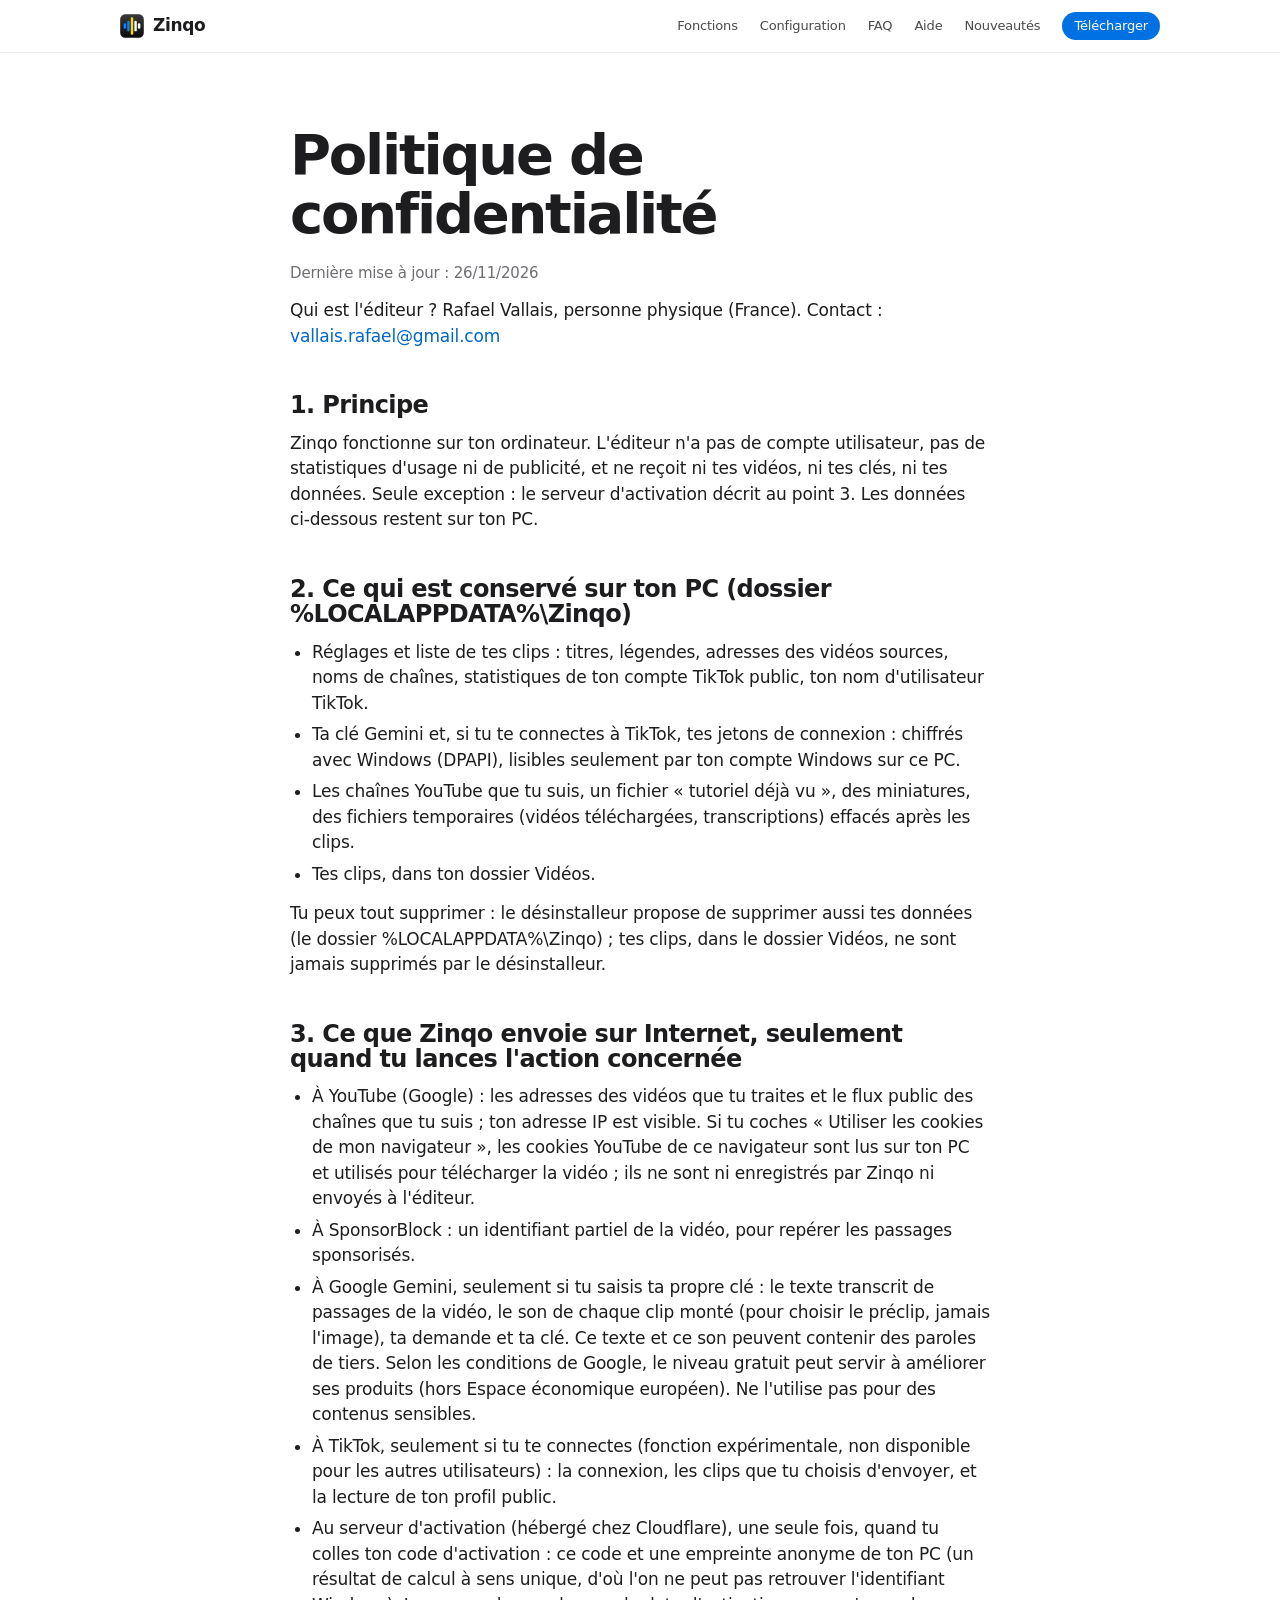
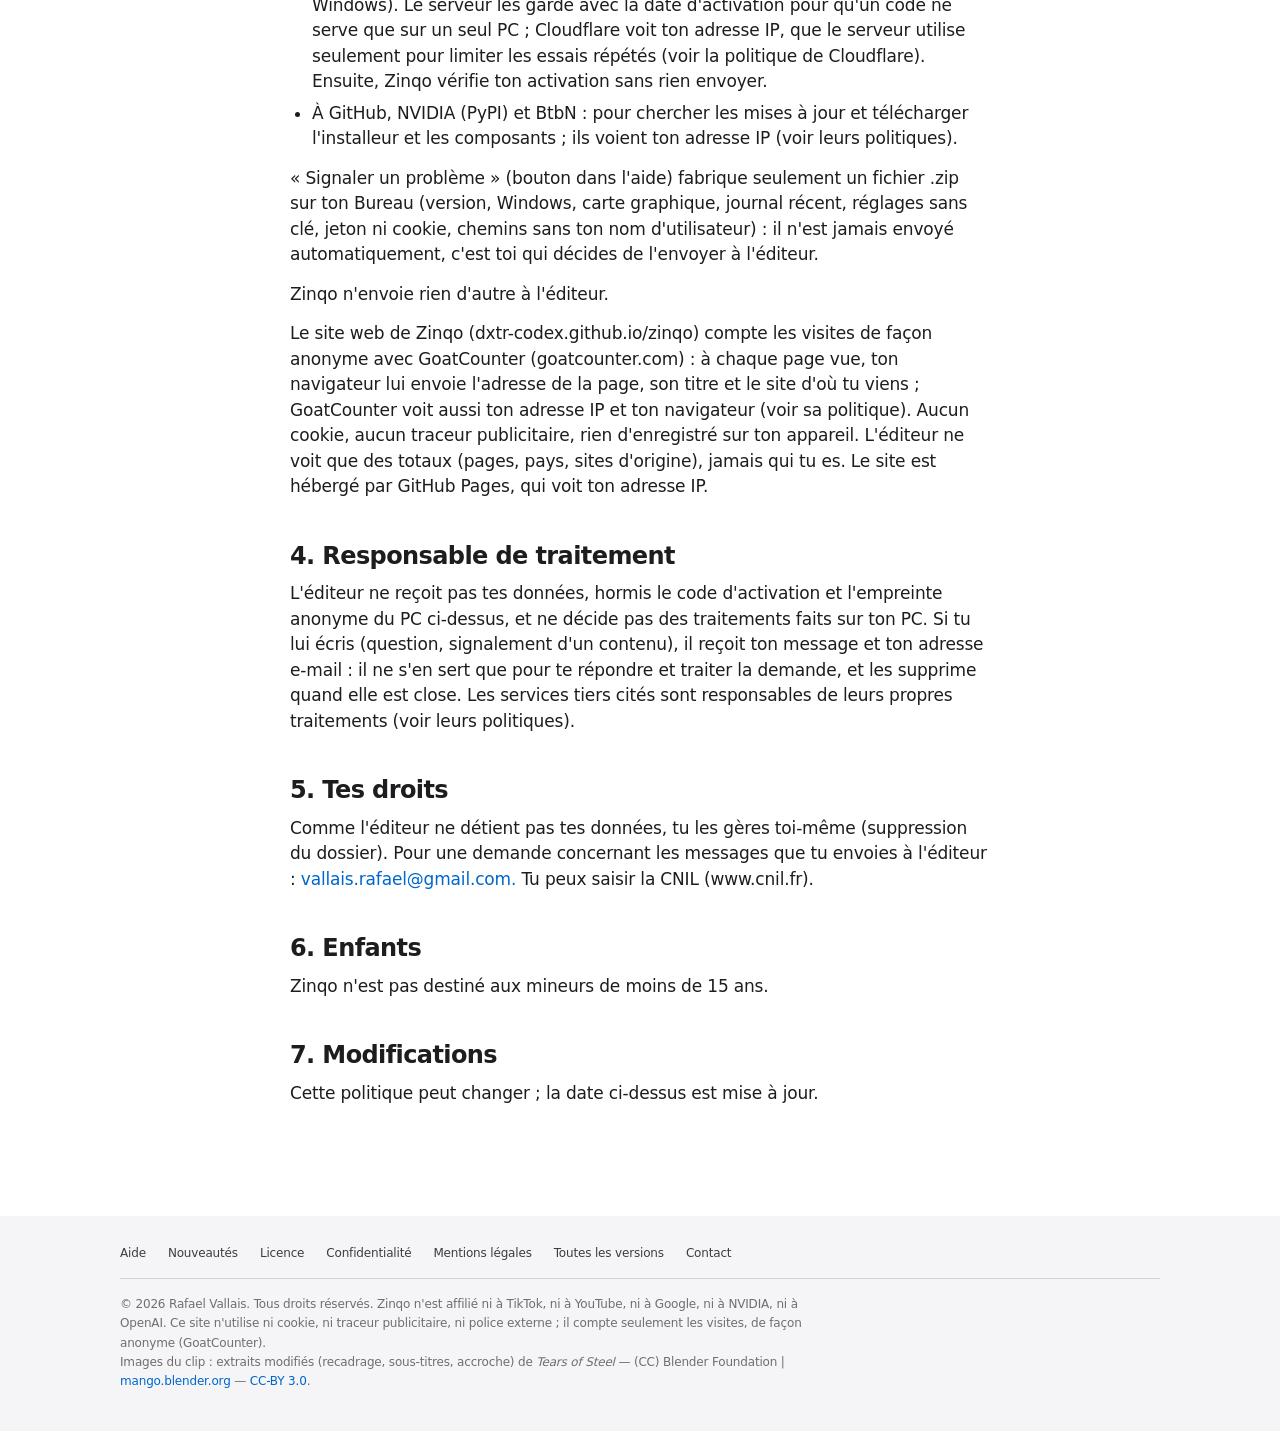
<file: docs/confidentialite.html>
<!doctype html>
<html lang="fr">
<head>
<meta charset="utf-8">
<meta name="viewport" content="width=device-width, initial-scale=1">
<title>Politique de confidentialité · Zinqo</title>
<meta name="description" content="Zinqo fonctionne sur ton PC : ce qu&#x27;il conserve, ce qu&#x27;il envoie, et à qui.">
<meta http-equiv="Content-Security-Policy" content="default-src 'none'; img-src 'self' data: https://zinqo.goatcounter.com; media-src 'self'; style-src 'self'; script-src 'self'; connect-src https://api.github.com; base-uri 'none'; form-action 'none'">
<meta name="theme-color" content="#ffffff" media="(prefers-color-scheme: light)">
<meta name="theme-color" content="#000000" media="(prefers-color-scheme: dark)">
<link rel="icon" href="zinqo.svg" type="image/svg+xml">
<link rel="stylesheet" href="style.css">
<script src="app.js" defer></script>
</head>
<body>
<a class="skip" href="#contenu">Aller au contenu</a>
<!--HEAD-->
<header class="top"><div class="wrap">
  <a class="brand" href="index.html"><img src="zinqo.svg" alt="" width="24" height="24">Zinqo</a>
  <nav aria-label="Menu principal">
    <a class="opt" href="index.html#fonctions">Fonctions</a>
    <a class="opt" href="index.html#config">Configuration</a>
    <a class="opt" href="index.html#faq">FAQ</a>
    <a href="aide.html">Aide</a>
    <a href="nouveautes.html">Nouveautés</a>
    <a class="pill" href="telecharger.html">Télécharger</a>
  </nav>
</div></header>
<!--/HEAD-->
<main id="contenu"><div class="wrap doc">
<h1>Politique de confidentialité</h1>
<p class="dates">Dernière mise à jour : 26/11/2026</p>
<p>Qui est l&#x27;éditeur ? Rafael Vallais, personne physique (France). Contact : <a href="mailto:vallais.rafael@gmail.com">vallais.rafael@gmail.com</a></p>
<h2>1. Principe</h2>
<p>Zinqo fonctionne sur ton ordinateur. L&#x27;éditeur n&#x27;a pas de compte utilisateur, pas de statistiques d&#x27;usage ni de publicité, et ne reçoit ni tes vidéos, ni tes clés, ni tes données. Seule exception : le serveur d&#x27;activation décrit au point 3. Les données ci-dessous restent sur ton PC.</p>
<h2>2. Ce qui est conservé sur ton PC (dossier %LOCALAPPDATA%\Zinqo)</h2>
<ul>
<li>Réglages et liste de tes clips : titres, légendes, adresses des vidéos sources, noms de chaînes, statistiques de ton compte TikTok public, ton nom d&#x27;utilisateur TikTok.</li>
<li>Ta clé Gemini et, si tu te connectes à TikTok, tes jetons de connexion : chiffrés avec Windows (DPAPI), lisibles seulement par ton compte Windows sur ce PC.</li>
<li>Les chaînes YouTube que tu suis, un fichier « tutoriel déjà vu », des miniatures, des fichiers temporaires (vidéos téléchargées, transcriptions) effacés après les clips.</li>
<li>Tes clips, dans ton dossier Vidéos.</li>
</ul>
<p>Tu peux tout supprimer : le désinstalleur propose de supprimer aussi tes données (le dossier %LOCALAPPDATA%\Zinqo) ; tes clips, dans le dossier Vidéos, ne sont jamais supprimés par le désinstalleur.</p>
<h2>3. Ce que Zinqo envoie sur Internet, seulement quand tu lances l&#x27;action concernée</h2>
<ul>
<li>À YouTube (Google) : les adresses des vidéos que tu traites et le flux public des chaînes que tu suis ; ton adresse IP est visible. Si tu coches « Utiliser les cookies de mon navigateur », les cookies YouTube de ce navigateur sont lus sur ton PC et utilisés pour télécharger la vidéo ; ils ne sont ni enregistrés par Zinqo ni envoyés à l&#x27;éditeur.</li>
<li>À SponsorBlock : un identifiant partiel de la vidéo, pour repérer les passages sponsorisés.</li>
<li>À Google Gemini, seulement si tu saisis ta propre clé : le texte transcrit de passages de la vidéo, le son de chaque clip monté (pour choisir le préclip, jamais l&#x27;image), ta demande et ta clé. Ce texte et ce son peuvent contenir des paroles de tiers. Selon les conditions de Google, le niveau gratuit peut servir à améliorer ses produits (hors Espace économique européen). Ne l&#x27;utilise pas pour des contenus sensibles.</li>
<li>À TikTok, seulement si tu te connectes (fonction expérimentale, non disponible pour les autres utilisateurs) : la connexion, les clips que tu choisis d&#x27;envoyer, et la lecture de ton profil public.</li>
<li>Au serveur d&#x27;activation (hébergé chez Cloudflare), une seule fois, quand tu colles ton code d&#x27;activation : ce code et une empreinte anonyme de ton PC (un résultat de calcul à sens unique, d&#x27;où l&#x27;on ne peut pas retrouver l&#x27;identifiant Windows). Le serveur les garde avec la date d&#x27;activation pour qu&#x27;un code ne serve que sur un seul PC ; Cloudflare voit ton adresse IP, que le serveur utilise seulement pour limiter les essais répétés (voir la politique de Cloudflare). Ensuite, Zinqo vérifie ton activation sans rien envoyer.</li>
<li>À GitHub, NVIDIA (PyPI) et BtbN : pour chercher les mises à jour et télécharger l&#x27;installeur et les composants ; ils voient ton adresse IP (voir leurs politiques).</li>
</ul>
<p>« Signaler un problème » (bouton dans l&#x27;aide) fabrique seulement un fichier .zip sur ton Bureau (version, Windows, carte graphique, journal récent, réglages sans clé, jeton ni cookie, chemins sans ton nom d&#x27;utilisateur) : il n&#x27;est jamais envoyé automatiquement, c&#x27;est toi qui décides de l&#x27;envoyer à l&#x27;éditeur.</p>
<p>Zinqo n&#x27;envoie rien d&#x27;autre à l&#x27;éditeur.</p>
<p>Le site web de Zinqo (dxtr-codex.github.io/zinqo) compte les visites de façon anonyme avec GoatCounter (goatcounter.com) : à chaque page vue, ton navigateur lui envoie l&#x27;adresse de la page, son titre et le site d&#x27;où tu viens ; GoatCounter voit aussi ton adresse IP et ton navigateur (voir sa politique). Aucun cookie, aucun traceur publicitaire, rien d&#x27;enregistré sur ton appareil. L&#x27;éditeur ne voit que des totaux (pages, pays, sites d&#x27;origine), jamais qui tu es. Le site est hébergé par GitHub Pages, qui voit ton adresse IP.</p>
<h2>4. Responsable de traitement</h2>
<p>L&#x27;éditeur ne reçoit pas tes données, hormis le code d&#x27;activation et l&#x27;empreinte anonyme du PC ci-dessus, et ne décide pas des traitements faits sur ton PC. Si tu lui écris (question, signalement d&#x27;un contenu), il reçoit ton message et ton adresse e-mail : il ne s&#x27;en sert que pour te répondre et traiter la demande, et les supprime quand elle est close. Les services tiers cités sont responsables de leurs propres traitements (voir leurs politiques).</p>
<h2>5. Tes droits</h2>
<p>Comme l&#x27;éditeur ne détient pas tes données, tu les gères toi-même (suppression du dossier). Pour une demande concernant les messages que tu envoies à l&#x27;éditeur : <a href="mailto:vallais.rafael@gmail.com.">vallais.rafael@gmail.com.</a> Tu peux saisir la CNIL (www.cnil.fr).</p>
<h2>6. Enfants</h2>
<p>Zinqo n&#x27;est pas destiné aux mineurs de moins de 15 ans.</p>
<h2>7. Modifications</h2>
<p>Cette politique peut changer ; la date ci-dessus est mise à jour.</p>
</div></main>
<!--FOOT-->
<footer class="bas"><div class="wrap">
  <nav aria-label="Pied de page">
    <a href="aide.html">Aide</a>
    <a href="nouveautes.html">Nouveautés</a>
    <a href="licence.html">Licence</a>
    <a href="confidentialite.html">Confidentialité</a>
    <a href="mentions.html">Mentions légales</a>
    <a href="https://github.com/DXTR-Codex/zinqo/releases" rel="noopener">Toutes les versions</a>
    <a href="mailto:vallais.rafael@gmail.com">Contact</a>
  </nav>
  <p>© 2026 Rafael Vallais. Tous droits réservés. Zinqo n'est affilié ni à TikTok, ni à YouTube, ni à Google, ni à NVIDIA, ni à OpenAI. Ce site n'utilise ni cookie, ni traceur publicitaire, ni police externe ; il compte seulement les visites, de façon anonyme (GoatCounter).</p>
  <p>Images du clip : extraits modifiés (recadrage, sous-titres, accroche) de <i>Tears of Steel</i> — (CC) Blender Foundation | <a href="https://mango.blender.org/" rel="noopener">mango.blender.org</a> — <a href="https://creativecommons.org/licenses/by/3.0/deed.fr" rel="noopener">CC-BY 3.0</a>.</p>
</div></footer>
<!--/FOOT-->
</body>
</html>
</file>
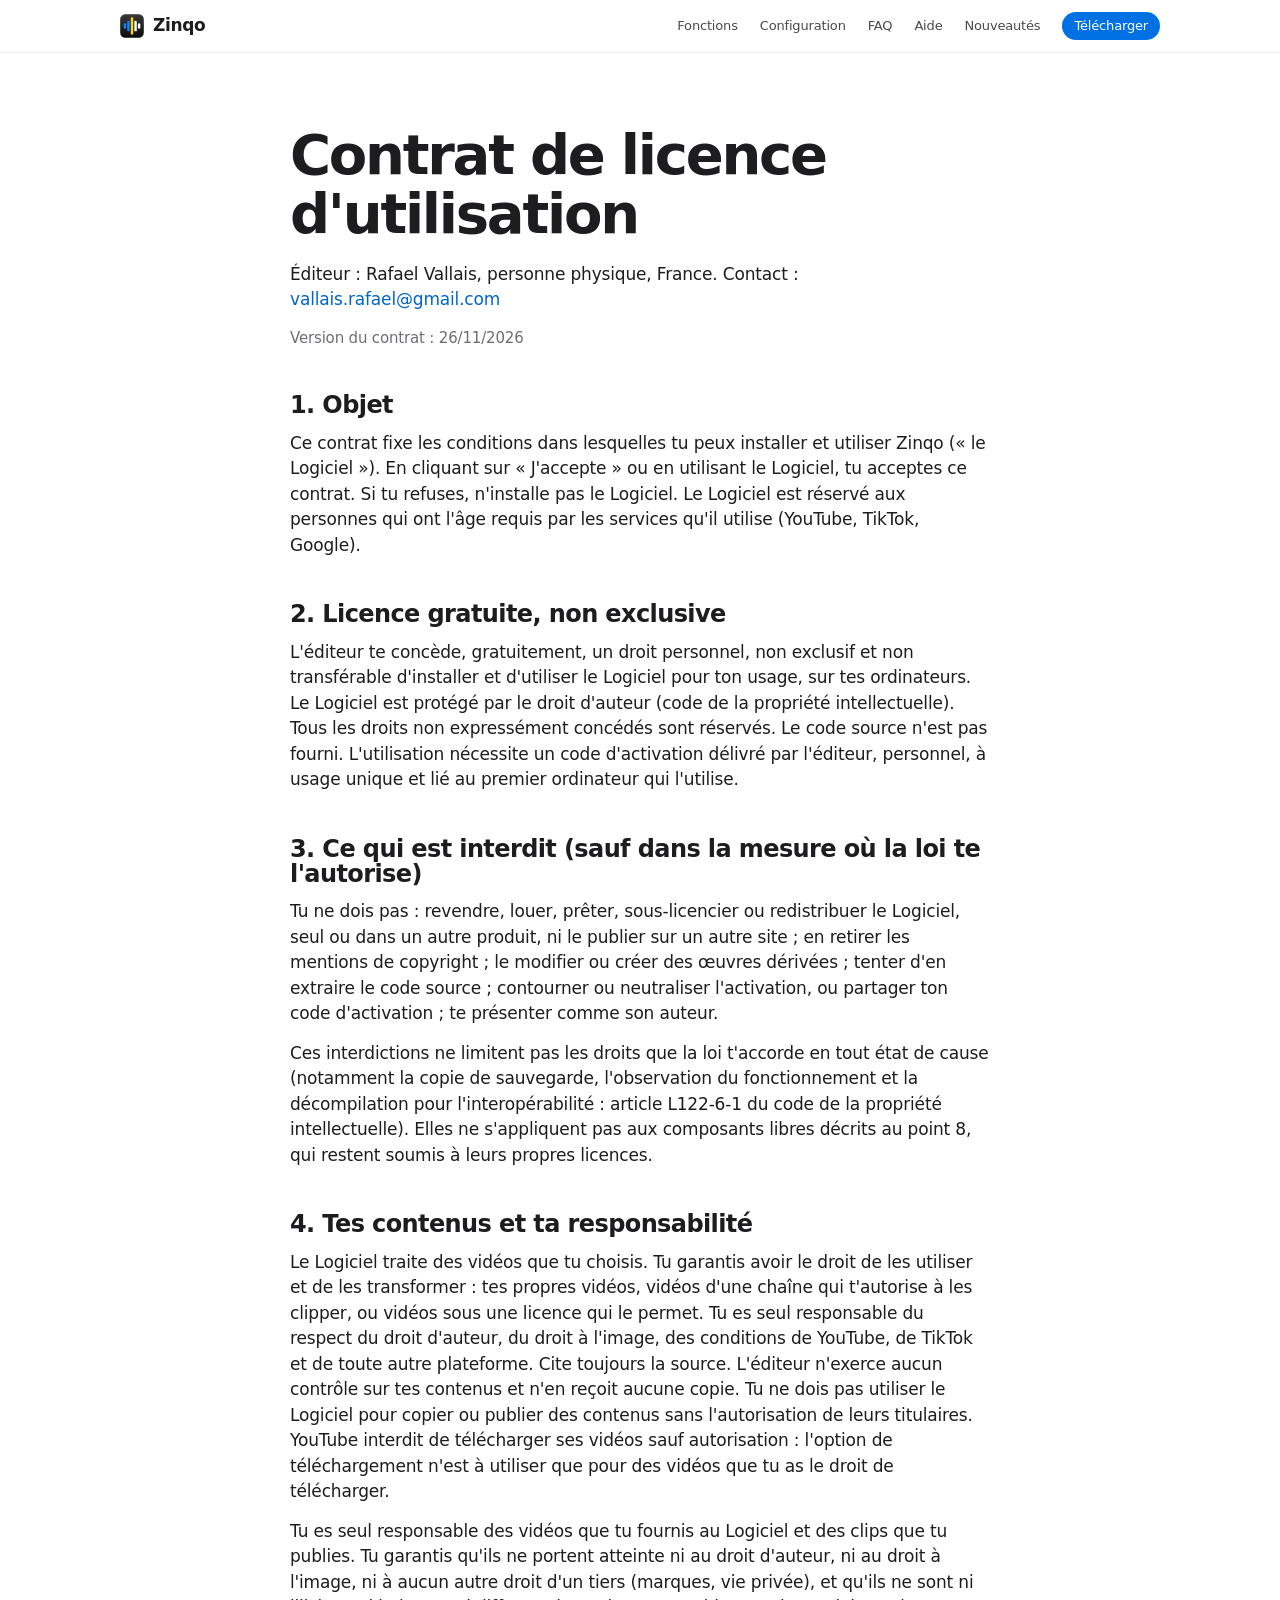
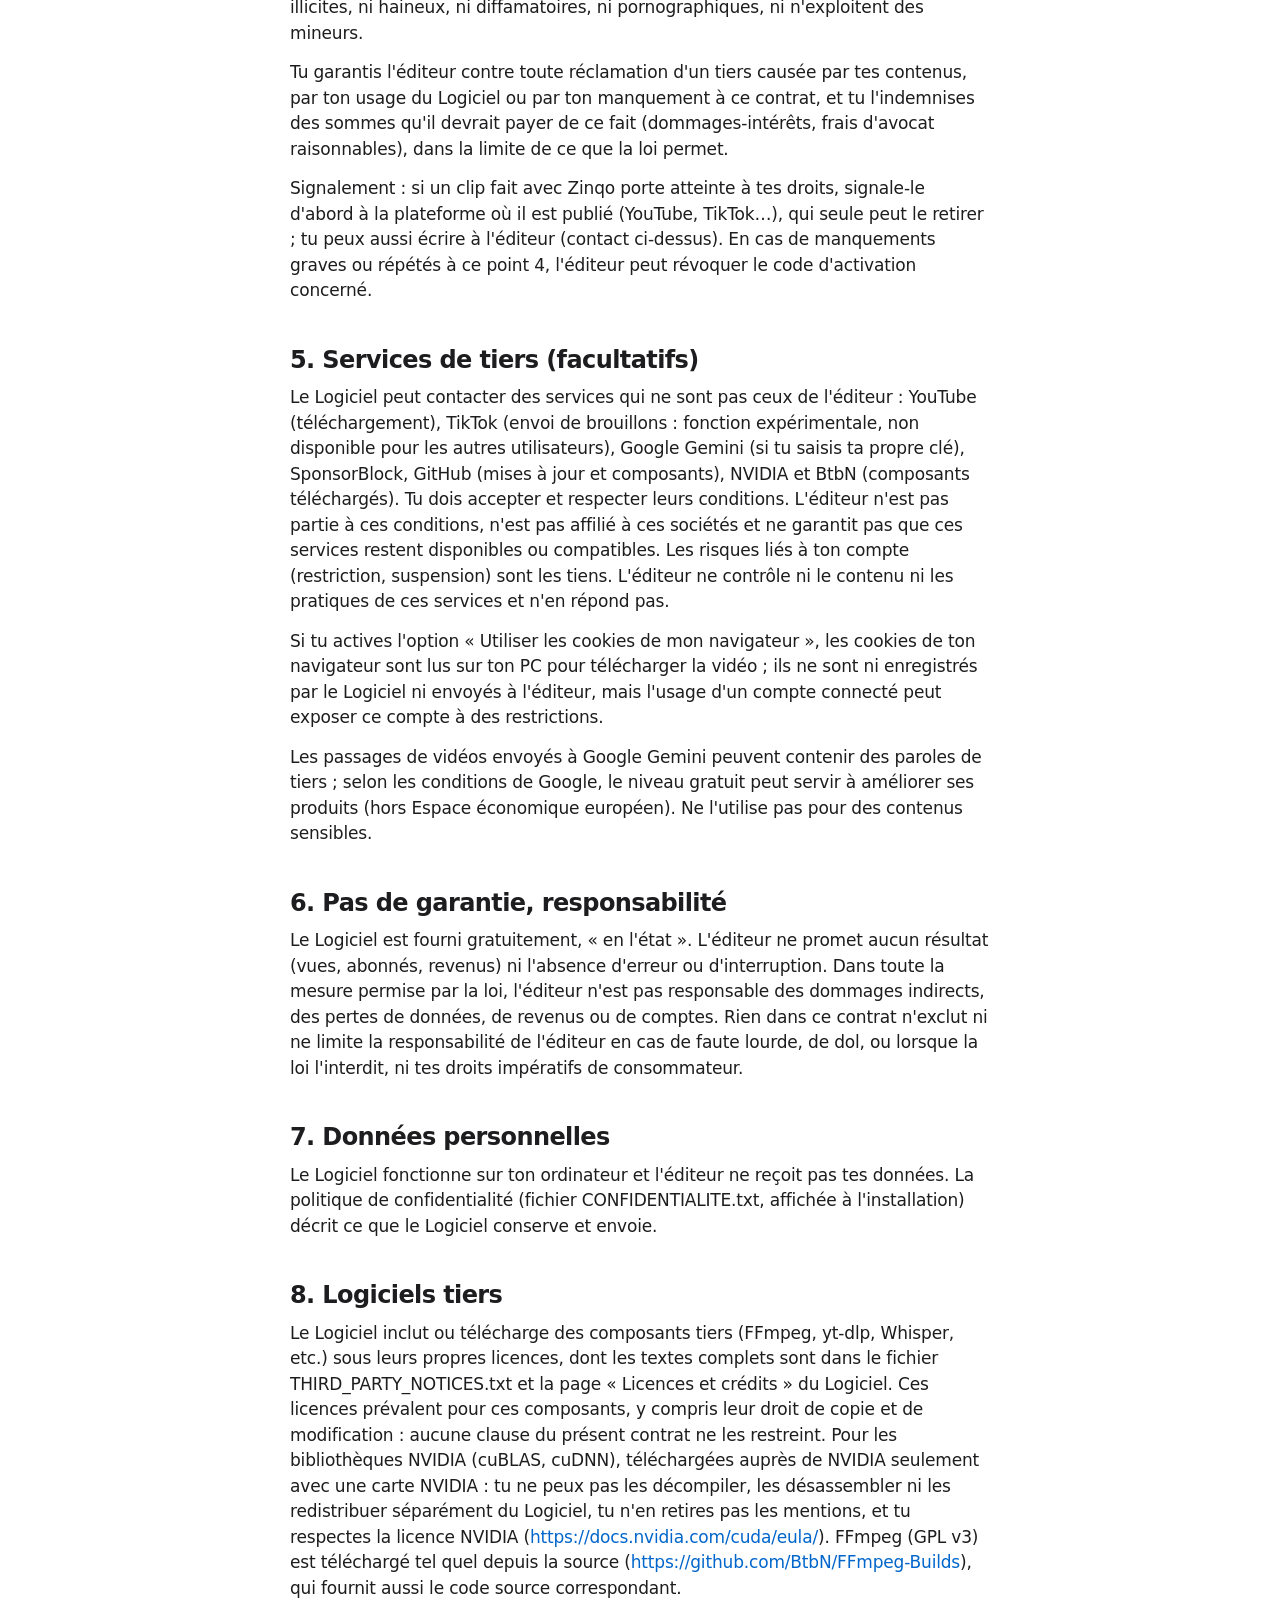
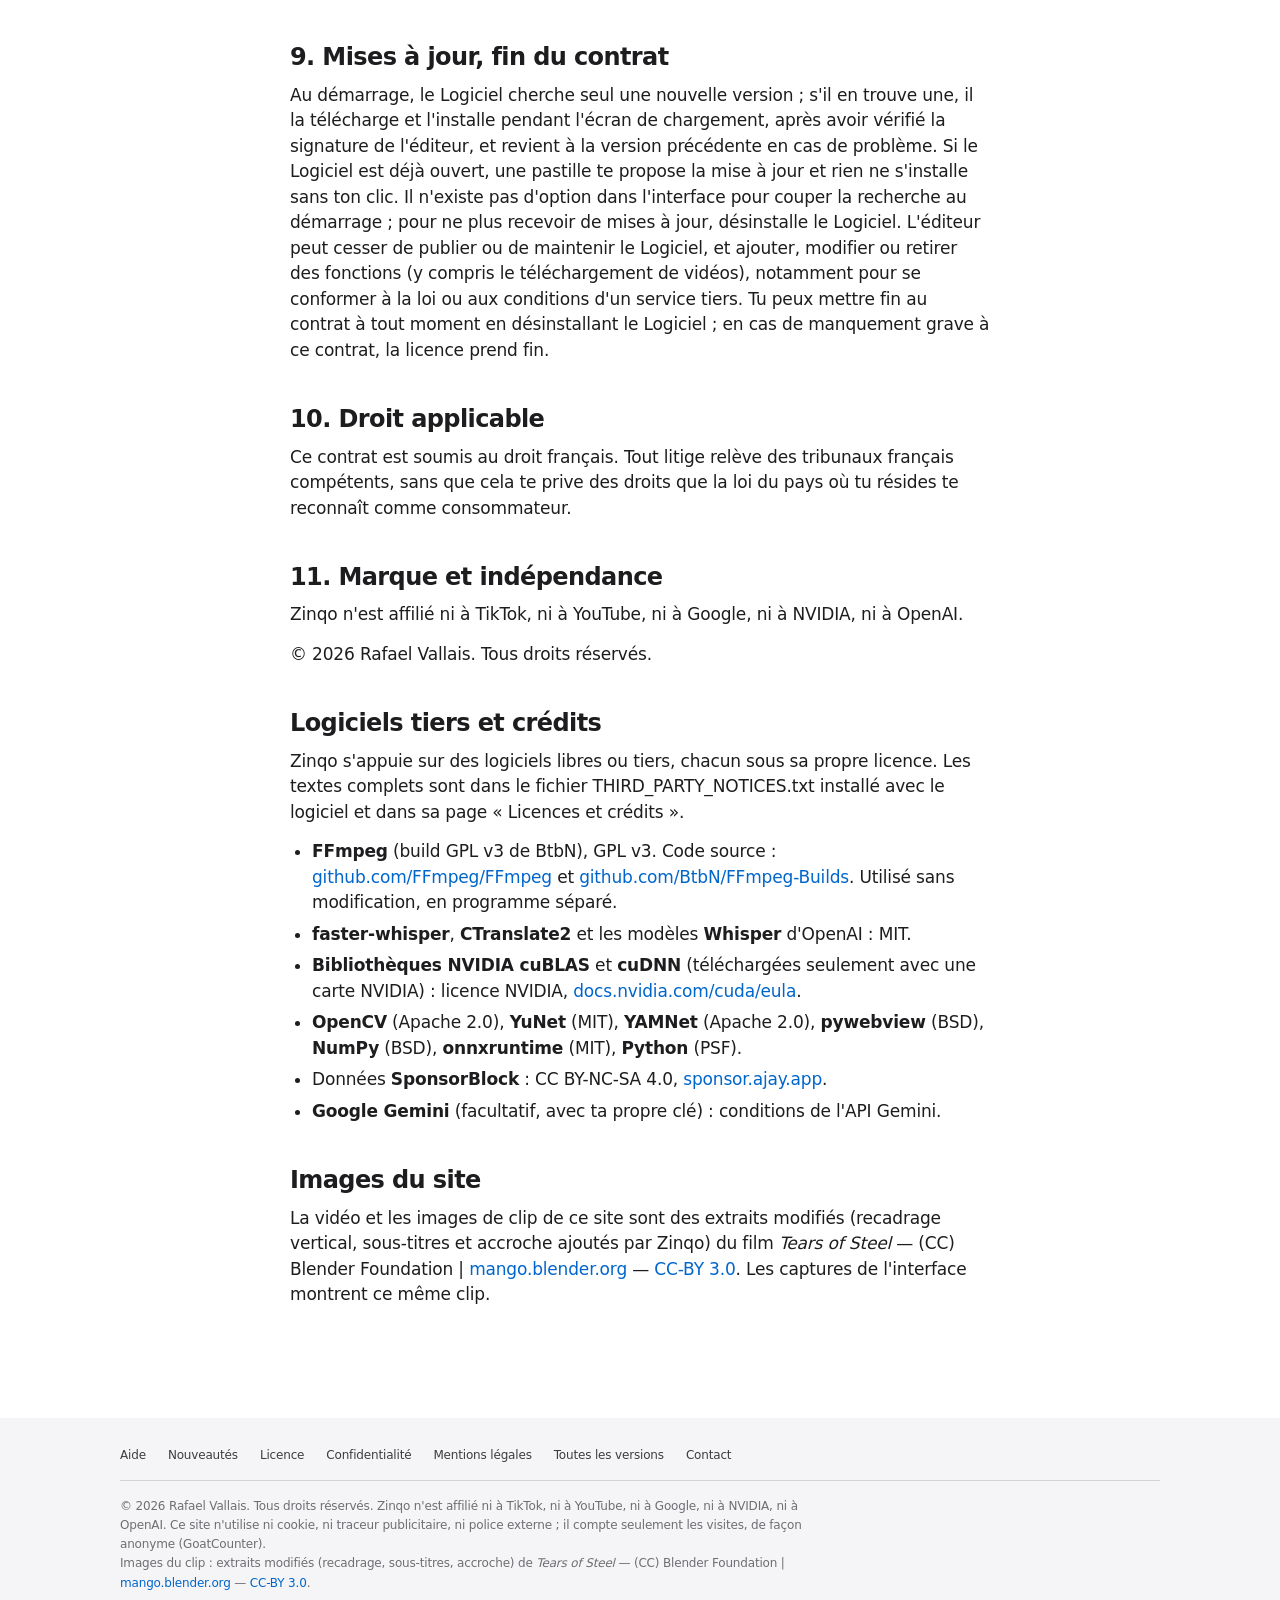
<file: docs/licence.html>
<!doctype html>
<html lang="fr">
<head>
<meta charset="utf-8">
<meta name="viewport" content="width=device-width, initial-scale=1">
<title>Contrat de licence d&#x27;utilisation · Zinqo</title>
<meta name="description" content="Conditions d&#x27;utilisation de Zinqo : gratuit, tous droits réservés.">
<meta http-equiv="Content-Security-Policy" content="default-src 'none'; img-src 'self' data: https://zinqo.goatcounter.com; media-src 'self'; style-src 'self'; script-src 'self'; connect-src https://api.github.com; base-uri 'none'; form-action 'none'">
<meta name="theme-color" content="#ffffff" media="(prefers-color-scheme: light)">
<meta name="theme-color" content="#000000" media="(prefers-color-scheme: dark)">
<link rel="icon" href="zinqo.svg" type="image/svg+xml">
<link rel="stylesheet" href="style.css">
<script src="app.js" defer></script>
</head>
<body>
<a class="skip" href="#contenu">Aller au contenu</a>
<!--HEAD-->
<header class="top"><div class="wrap">
  <a class="brand" href="index.html"><img src="zinqo.svg" alt="" width="24" height="24">Zinqo</a>
  <nav aria-label="Menu principal">
    <a class="opt" href="index.html#fonctions">Fonctions</a>
    <a class="opt" href="index.html#config">Configuration</a>
    <a class="opt" href="index.html#faq">FAQ</a>
    <a href="aide.html">Aide</a>
    <a href="nouveautes.html">Nouveautés</a>
    <a class="pill" href="telecharger.html">Télécharger</a>
  </nav>
</div></header>
<!--/HEAD-->
<main id="contenu"><div class="wrap doc">
<h1>Contrat de licence d&#x27;utilisation</h1>
<p>Éditeur : Rafael Vallais, personne physique, France. Contact : <a href="mailto:vallais.rafael@gmail.com">vallais.rafael@gmail.com</a></p>
<p class="dates">Version du contrat : 26/11/2026</p>
<h2>1. Objet</h2>
<p>Ce contrat fixe les conditions dans lesquelles tu peux installer et utiliser Zinqo (« le Logiciel »). En cliquant sur « J&#x27;accepte » ou en utilisant le Logiciel, tu acceptes ce contrat. Si tu refuses, n&#x27;installe pas le Logiciel. Le Logiciel est réservé aux personnes qui ont l&#x27;âge requis par les services qu&#x27;il utilise (YouTube, TikTok, Google).</p>
<h2>2. Licence gratuite, non exclusive</h2>
<p>L&#x27;éditeur te concède, gratuitement, un droit personnel, non exclusif et non transférable d&#x27;installer et d&#x27;utiliser le Logiciel pour ton usage, sur tes ordinateurs. Le Logiciel est protégé par le droit d&#x27;auteur (code de la propriété intellectuelle). Tous les droits non expressément concédés sont réservés. Le code source n&#x27;est pas fourni. L&#x27;utilisation nécessite un code d&#x27;activation délivré par l&#x27;éditeur, personnel, à usage unique et lié au premier ordinateur qui l&#x27;utilise.</p>
<h2>3. Ce qui est interdit (sauf dans la mesure où la loi te l&#x27;autorise)</h2>
<p>Tu ne dois pas : revendre, louer, prêter, sous-licencier ou redistribuer le Logiciel, seul ou dans un autre produit, ni le publier sur un autre site ; en retirer les mentions de copyright ; le modifier ou créer des œuvres dérivées ; tenter d&#x27;en extraire le code source ; contourner ou neutraliser l&#x27;activation, ou partager ton code d&#x27;activation ; te présenter comme son auteur.</p>
<p>Ces interdictions ne limitent pas les droits que la loi t&#x27;accorde en tout état de cause (notamment la copie de sauvegarde, l&#x27;observation du fonctionnement et la décompilation pour l&#x27;interopérabilité : article L122-6-1 du code de la propriété intellectuelle). Elles ne s&#x27;appliquent pas aux composants libres décrits au point 8, qui restent soumis à leurs propres licences.</p>
<h2>4. Tes contenus et ta responsabilité</h2>
<p>Le Logiciel traite des vidéos que tu choisis. Tu garantis avoir le droit de les utiliser et de les transformer : tes propres vidéos, vidéos d&#x27;une chaîne qui t&#x27;autorise à les clipper, ou vidéos sous une licence qui le permet. Tu es seul responsable du respect du droit d&#x27;auteur, du droit à l&#x27;image, des conditions de YouTube, de TikTok et de toute autre plateforme. Cite toujours la source. L&#x27;éditeur n&#x27;exerce aucun contrôle sur tes contenus et n&#x27;en reçoit aucune copie. Tu ne dois pas utiliser le Logiciel pour copier ou publier des contenus sans l&#x27;autorisation de leurs titulaires. YouTube interdit de télécharger ses vidéos sauf autorisation : l&#x27;option de téléchargement n&#x27;est à utiliser que pour des vidéos que tu as le droit de télécharger.</p>
<p>Tu es seul responsable des vidéos que tu fournis au Logiciel et des clips que tu publies. Tu garantis qu&#x27;ils ne portent atteinte ni au droit d&#x27;auteur, ni au droit à l&#x27;image, ni à aucun autre droit d&#x27;un tiers (marques, vie privée), et qu&#x27;ils ne sont ni illicites, ni haineux, ni diffamatoires, ni pornographiques, ni n&#x27;exploitent des mineurs.</p>
<p>Tu garantis l&#x27;éditeur contre toute réclamation d&#x27;un tiers causée par tes contenus, par ton usage du Logiciel ou par ton manquement à ce contrat, et tu l&#x27;indemnises des sommes qu&#x27;il devrait payer de ce fait (dommages-intérêts, frais d&#x27;avocat raisonnables), dans la limite de ce que la loi permet.</p>
<p>Signalement : si un clip fait avec Zinqo porte atteinte à tes droits, signale-le d&#x27;abord à la plateforme où il est publié (YouTube, TikTok…), qui seule peut le retirer ; tu peux aussi écrire à l&#x27;éditeur (contact ci-dessus). En cas de manquements graves ou répétés à ce point 4, l&#x27;éditeur peut révoquer le code d&#x27;activation concerné.</p>
<h2>5. Services de tiers (facultatifs)</h2>
<p>Le Logiciel peut contacter des services qui ne sont pas ceux de l&#x27;éditeur : YouTube (téléchargement), TikTok (envoi de brouillons : fonction expérimentale, non disponible pour les autres utilisateurs), Google Gemini (si tu saisis ta propre clé), SponsorBlock, GitHub (mises à jour et composants), NVIDIA et BtbN (composants téléchargés). Tu dois accepter et respecter leurs conditions. L&#x27;éditeur n&#x27;est pas partie à ces conditions, n&#x27;est pas affilié à ces sociétés et ne garantit pas que ces services restent disponibles ou compatibles. Les risques liés à ton compte (restriction, suspension) sont les tiens. L&#x27;éditeur ne contrôle ni le contenu ni les pratiques de ces services et n&#x27;en répond pas.</p>
<p>Si tu actives l&#x27;option « Utiliser les cookies de mon navigateur », les cookies de ton navigateur sont lus sur ton PC pour télécharger la vidéo ; ils ne sont ni enregistrés par le Logiciel ni envoyés à l&#x27;éditeur, mais l&#x27;usage d&#x27;un compte connecté peut exposer ce compte à des restrictions.</p>
<p>Les passages de vidéos envoyés à Google Gemini peuvent contenir des paroles de tiers ; selon les conditions de Google, le niveau gratuit peut servir à améliorer ses produits (hors Espace économique européen). Ne l&#x27;utilise pas pour des contenus sensibles.</p>
<h2>6. Pas de garantie, responsabilité</h2>
<p>Le Logiciel est fourni gratuitement, « en l&#x27;état ». L&#x27;éditeur ne promet aucun résultat (vues, abonnés, revenus) ni l&#x27;absence d&#x27;erreur ou d&#x27;interruption. Dans toute la mesure permise par la loi, l&#x27;éditeur n&#x27;est pas responsable des dommages indirects, des pertes de données, de revenus ou de comptes. Rien dans ce contrat n&#x27;exclut ni ne limite la responsabilité de l&#x27;éditeur en cas de faute lourde, de dol, ou lorsque la loi l&#x27;interdit, ni tes droits impératifs de consommateur.</p>
<h2>7. Données personnelles</h2>
<p>Le Logiciel fonctionne sur ton ordinateur et l&#x27;éditeur ne reçoit pas tes données. La politique de confidentialité (fichier CONFIDENTIALITE.txt, affichée à l&#x27;installation) décrit ce que le Logiciel conserve et envoie.</p>
<h2>8. Logiciels tiers</h2>
<p>Le Logiciel inclut ou télécharge des composants tiers (FFmpeg, yt-dlp, Whisper, etc.) sous leurs propres licences, dont les textes complets sont dans le fichier THIRD_PARTY_NOTICES.txt et la page « Licences et crédits » du Logiciel. Ces licences prévalent pour ces composants, y compris leur droit de copie et de modification : aucune clause du présent contrat ne les restreint. Pour les bibliothèques NVIDIA (cuBLAS, cuDNN), téléchargées auprès de NVIDIA seulement avec une carte NVIDIA : tu ne peux pas les décompiler, les désassembler ni les redistribuer séparément du Logiciel, tu n&#x27;en retires pas les mentions, et tu respectes la licence NVIDIA (<a href="https://docs.nvidia.com/cuda/eula/" rel="noopener">https://docs.nvidia.com/cuda/eula/</a>). FFmpeg (GPL v3) est téléchargé tel quel depuis la source (<a href="https://github.com/BtbN/FFmpeg-Builds" rel="noopener">https://github.com/BtbN/FFmpeg-Builds</a>), qui fournit aussi le code source correspondant.</p>
<h2>9. Mises à jour, fin du contrat</h2>
<p>Au démarrage, le Logiciel cherche seul une nouvelle version ; s&#x27;il en trouve une, il la télécharge et l&#x27;installe pendant l&#x27;écran de chargement, après avoir vérifié la signature de l&#x27;éditeur, et revient à la version précédente en cas de problème. Si le Logiciel est déjà ouvert, une pastille te propose la mise à jour et rien ne s&#x27;installe sans ton clic. Il n&#x27;existe pas d&#x27;option dans l&#x27;interface pour couper la recherche au démarrage ; pour ne plus recevoir de mises à jour, désinstalle le Logiciel. L&#x27;éditeur peut cesser de publier ou de maintenir le Logiciel, et ajouter, modifier ou retirer des fonctions (y compris le téléchargement de vidéos), notamment pour se conformer à la loi ou aux conditions d&#x27;un service tiers. Tu peux mettre fin au contrat à tout moment en désinstallant le Logiciel ; en cas de manquement grave à ce contrat, la licence prend fin.</p>
<h2>10. Droit applicable</h2>
<p>Ce contrat est soumis au droit français. Tout litige relève des tribunaux français compétents, sans que cela te prive des droits que la loi du pays où tu résides te reconnaît comme consommateur.</p>
<h2>11. Marque et indépendance</h2>
<p>Zinqo n&#x27;est affilié ni à TikTok, ni à YouTube, ni à Google, ni à NVIDIA, ni à OpenAI.</p>
<p>© 2026 Rafael Vallais. Tous droits réservés.</p>
<h2 id="credits">Logiciels tiers et crédits</h2>
<p>Zinqo s'appuie sur des logiciels libres ou tiers, chacun sous sa propre licence. Les textes complets sont dans le fichier THIRD_PARTY_NOTICES.txt installé avec le logiciel et dans sa page « Licences et crédits ».</p>
<ul>
<li><strong>FFmpeg</strong> (build GPL v3 de BtbN), GPL v3. Code source : <a href="https://github.com/FFmpeg/FFmpeg" rel="noopener">github.com/FFmpeg/FFmpeg</a> et <a href="https://github.com/BtbN/FFmpeg-Builds" rel="noopener">github.com/BtbN/FFmpeg-Builds</a>. Utilisé sans modification, en programme séparé.</li>
<li><strong>faster-whisper</strong>, <strong>CTranslate2</strong> et les modèles <strong>Whisper</strong> d'OpenAI : MIT.</li>
<li><strong>Bibliothèques NVIDIA cuBLAS</strong> et <strong>cuDNN</strong> (téléchargées seulement avec une carte NVIDIA) : licence NVIDIA, <a href="https://docs.nvidia.com/cuda/eula/" rel="noopener">docs.nvidia.com/cuda/eula</a>.</li>
<li><strong>OpenCV</strong> (Apache 2.0), <strong>YuNet</strong> (MIT), <strong>YAMNet</strong> (Apache 2.0), <strong>pywebview</strong> (BSD), <strong>NumPy</strong> (BSD), <strong>onnxruntime</strong> (MIT), <strong>Python</strong> (PSF).</li>
<li>Données <strong>SponsorBlock</strong> : CC BY-NC-SA 4.0, <a href="https://sponsor.ajay.app" rel="noopener">sponsor.ajay.app</a>.</li>
<li><strong>Google Gemini</strong> (facultatif, avec ta propre clé) : conditions de l'API Gemini.</li>
</ul>
<h2 id="images">Images du site</h2>
<p>La vidéo et les images de clip de ce site sont des extraits modifiés (recadrage vertical, sous-titres et accroche ajoutés par Zinqo) du film <i>Tears of Steel</i> — (CC) Blender Foundation | <a href="https://mango.blender.org/" rel="noopener">mango.blender.org</a> — <a href="https://creativecommons.org/licenses/by/3.0/deed.fr" rel="noopener">CC-BY 3.0</a>. Les captures de l'interface montrent ce même clip.</p>

</div></main>
<!--FOOT-->
<footer class="bas"><div class="wrap">
  <nav aria-label="Pied de page">
    <a href="aide.html">Aide</a>
    <a href="nouveautes.html">Nouveautés</a>
    <a href="licence.html">Licence</a>
    <a href="confidentialite.html">Confidentialité</a>
    <a href="mentions.html">Mentions légales</a>
    <a href="https://github.com/DXTR-Codex/zinqo/releases" rel="noopener">Toutes les versions</a>
    <a href="mailto:vallais.rafael@gmail.com">Contact</a>
  </nav>
  <p>© 2026 Rafael Vallais. Tous droits réservés. Zinqo n'est affilié ni à TikTok, ni à YouTube, ni à Google, ni à NVIDIA, ni à OpenAI. Ce site n'utilise ni cookie, ni traceur publicitaire, ni police externe ; il compte seulement les visites, de façon anonyme (GoatCounter).</p>
  <p>Images du clip : extraits modifiés (recadrage, sous-titres, accroche) de <i>Tears of Steel</i> — (CC) Blender Foundation | <a href="https://mango.blender.org/" rel="noopener">mango.blender.org</a> — <a href="https://creativecommons.org/licenses/by/3.0/deed.fr" rel="noopener">CC-BY 3.0</a>.</p>
</div></footer>
<!--/FOOT-->
</body>
</html>
</file>
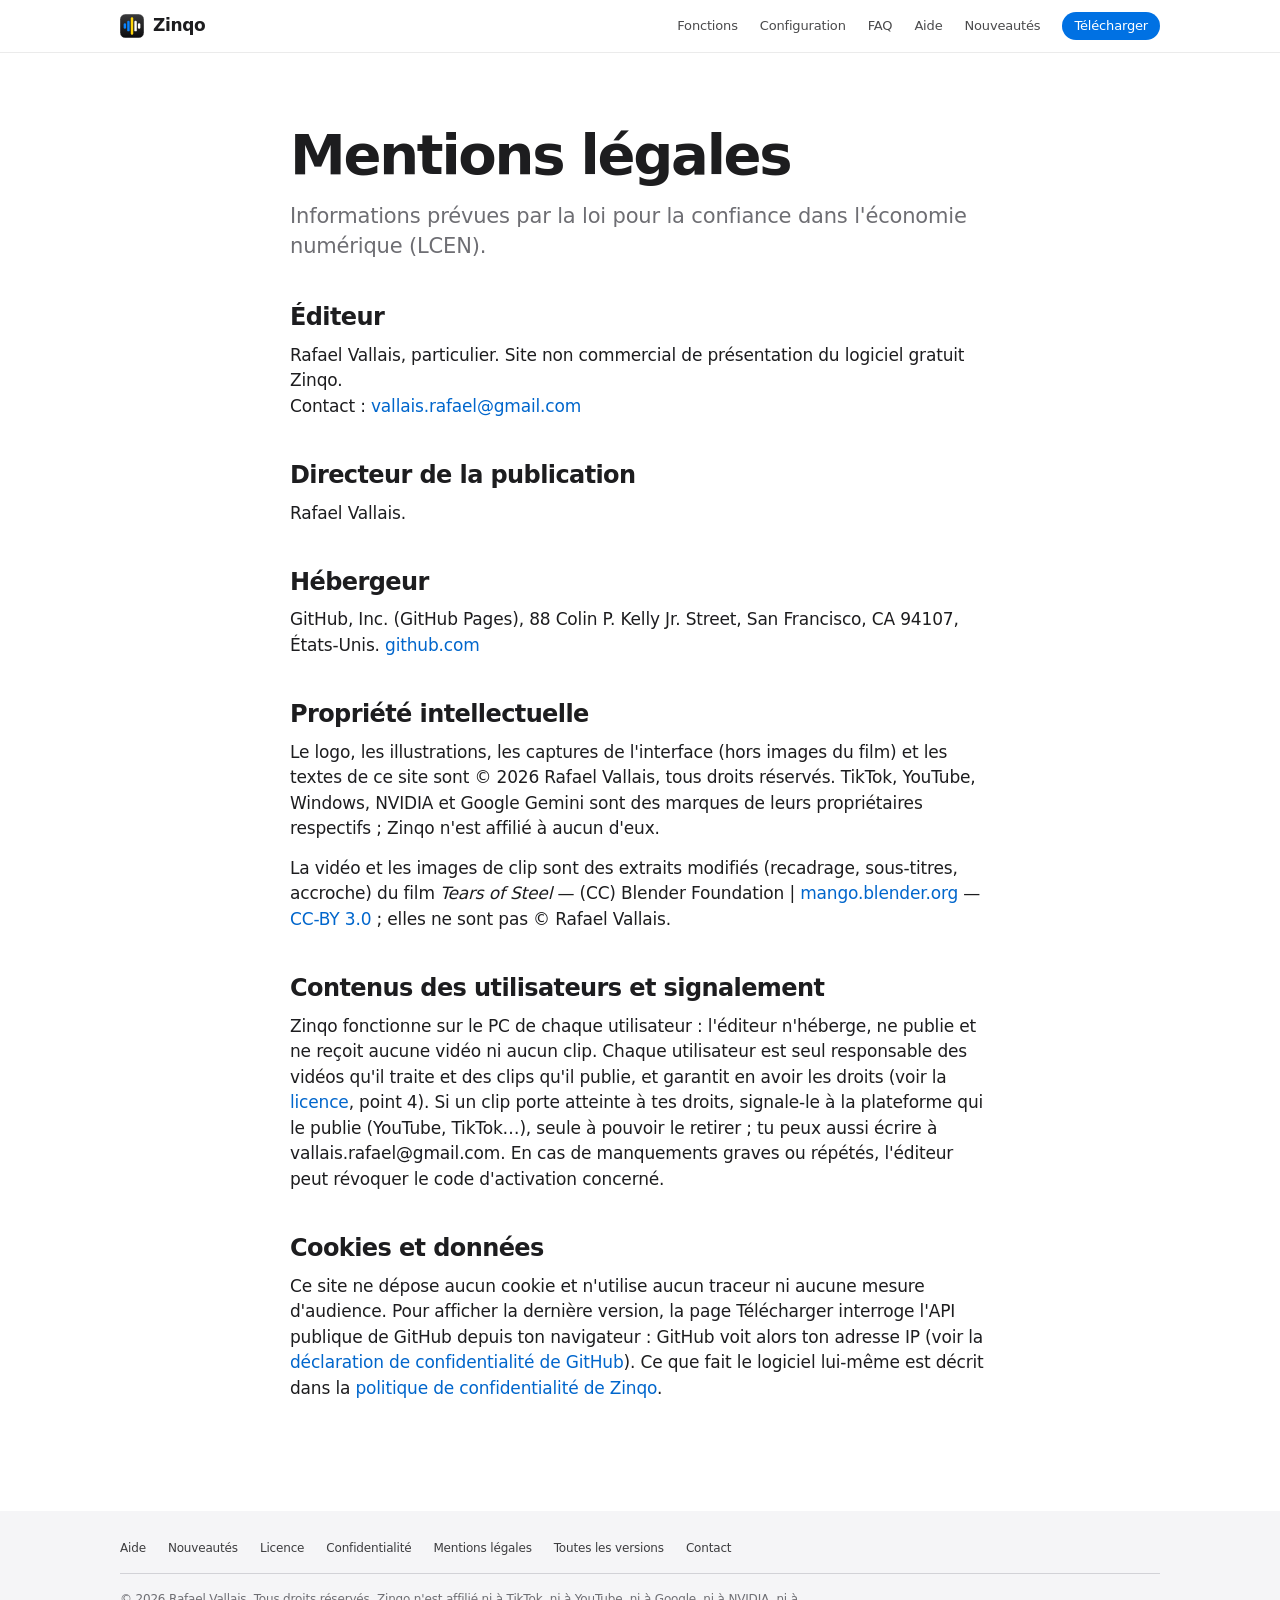
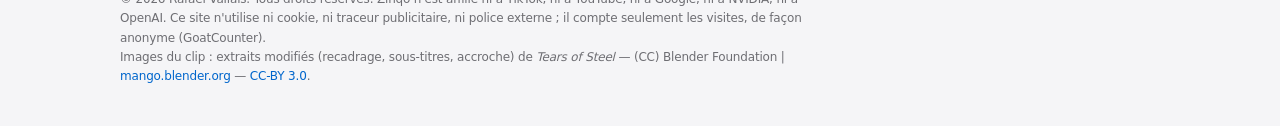
<file: docs/mentions.html>
<!doctype html>
<html lang="fr">
<head>
<meta charset="utf-8">
<meta name="viewport" content="width=device-width, initial-scale=1">
<title>Mentions légales · Zinqo</title>
<meta name="description" content="Éditeur, hébergeur et propriété intellectuelle du site Zinqo.">
<meta http-equiv="Content-Security-Policy" content="default-src 'none'; img-src 'self' data: https://zinqo.goatcounter.com; media-src 'self'; style-src 'self'; script-src 'self'; connect-src https://api.github.com; base-uri 'none'; form-action 'none'">
<meta name="theme-color" content="#ffffff" media="(prefers-color-scheme: light)">
<meta name="theme-color" content="#000000" media="(prefers-color-scheme: dark)">
<link rel="icon" href="zinqo.svg" type="image/svg+xml">
<link rel="stylesheet" href="style.css">
<script src="app.js" defer></script>
</head>
<body>
<a class="skip" href="#contenu">Aller au contenu</a>
<!--HEAD-->
<header class="top"><div class="wrap">
  <a class="brand" href="index.html"><img src="zinqo.svg" alt="" width="24" height="24">Zinqo</a>
  <nav aria-label="Menu principal">
    <a class="opt" href="index.html#fonctions">Fonctions</a>
    <a class="opt" href="index.html#config">Configuration</a>
    <a class="opt" href="index.html#faq">FAQ</a>
    <a href="aide.html">Aide</a>
    <a href="nouveautes.html">Nouveautés</a>
    <a class="pill" href="telecharger.html">Télécharger</a>
  </nav>
</div></header>
<!--/HEAD-->
<main id="contenu"><div class="wrap doc">

<h1>Mentions légales</h1>
<p class="lead">Informations prévues par la loi pour la confiance dans l'économie numérique (LCEN).</p>
<h2>Éditeur</h2>
<p>Rafael Vallais, particulier. Site non commercial de présentation du logiciel gratuit Zinqo.<br>Contact : <a href="mailto:vallais.rafael@gmail.com">vallais.rafael@gmail.com</a></p>
<h2>Directeur de la publication</h2>
<p>Rafael Vallais.</p>
<h2>Hébergeur</h2>
<p>GitHub, Inc. (GitHub Pages), 88 Colin P. Kelly Jr. Street, San Francisco, CA 94107, États-Unis. <a href="https://github.com" rel="noopener">github.com</a></p>
<h2>Propriété intellectuelle</h2>
<p>Le logo, les illustrations, les captures de l'interface (hors images du film) et les textes de ce site sont © 2026 Rafael Vallais, tous droits réservés. TikTok, YouTube, Windows, NVIDIA et Google Gemini sont des marques de leurs propriétaires respectifs ; Zinqo n'est affilié à aucun d'eux.</p>
<p>La vidéo et les images de clip sont des extraits modifiés (recadrage, sous-titres, accroche) du film <i>Tears of Steel</i> — (CC) Blender Foundation | <a href="https://mango.blender.org/" rel="noopener">mango.blender.org</a> — <a href="https://creativecommons.org/licenses/by/3.0/deed.fr" rel="noopener">CC-BY 3.0</a> ; elles ne sont pas © Rafael Vallais.</p>
<h2>Contenus des utilisateurs et signalement</h2>
<p>Zinqo fonctionne sur le PC de chaque utilisateur : l'éditeur n'héberge, ne publie et ne reçoit aucune vidéo ni aucun clip. Chaque utilisateur est seul responsable des vidéos qu'il traite et des clips qu'il publie, et garantit en avoir les droits (voir la <a href="licence.html">licence</a>, point 4). Si un clip porte atteinte à tes droits, signale-le à la plateforme qui le publie (YouTube, TikTok…), seule à pouvoir le retirer ; tu peux aussi écrire à vallais.rafael@gmail.com. En cas de manquements graves ou répétés, l'éditeur peut révoquer le code d'activation concerné.</p>
<h2>Cookies et données</h2>
<p>Ce site ne dépose aucun cookie et n'utilise aucun traceur ni aucune mesure d'audience. Pour afficher la dernière version, la page Télécharger interroge l'API publique de GitHub depuis ton navigateur : GitHub voit alors ton adresse IP (voir la <a href="https://docs.github.com/fr/site-policy/privacy-policies/github-general-privacy-statement" rel="noopener">déclaration de confidentialité de GitHub</a>). Ce que fait le logiciel lui-même est décrit dans la <a href="confidentialite.html">politique de confidentialité de Zinqo</a>.</p>

</div></main>
<!--FOOT-->
<footer class="bas"><div class="wrap">
  <nav aria-label="Pied de page">
    <a href="aide.html">Aide</a>
    <a href="nouveautes.html">Nouveautés</a>
    <a href="licence.html">Licence</a>
    <a href="confidentialite.html">Confidentialité</a>
    <a href="mentions.html">Mentions légales</a>
    <a href="https://github.com/DXTR-Codex/zinqo/releases" rel="noopener">Toutes les versions</a>
    <a href="mailto:vallais.rafael@gmail.com">Contact</a>
  </nav>
  <p>© 2026 Rafael Vallais. Tous droits réservés. Zinqo n'est affilié ni à TikTok, ni à YouTube, ni à Google, ni à NVIDIA, ni à OpenAI. Ce site n'utilise ni cookie, ni traceur publicitaire, ni police externe ; il compte seulement les visites, de façon anonyme (GoatCounter).</p>
  <p>Images du clip : extraits modifiés (recadrage, sous-titres, accroche) de <i>Tears of Steel</i> — (CC) Blender Foundation | <a href="https://mango.blender.org/" rel="noopener">mango.blender.org</a> — <a href="https://creativecommons.org/licenses/by/3.0/deed.fr" rel="noopener">CC-BY 3.0</a>.</p>
</div></footer>
<!--/FOOT-->
</body>
</html>
</file>
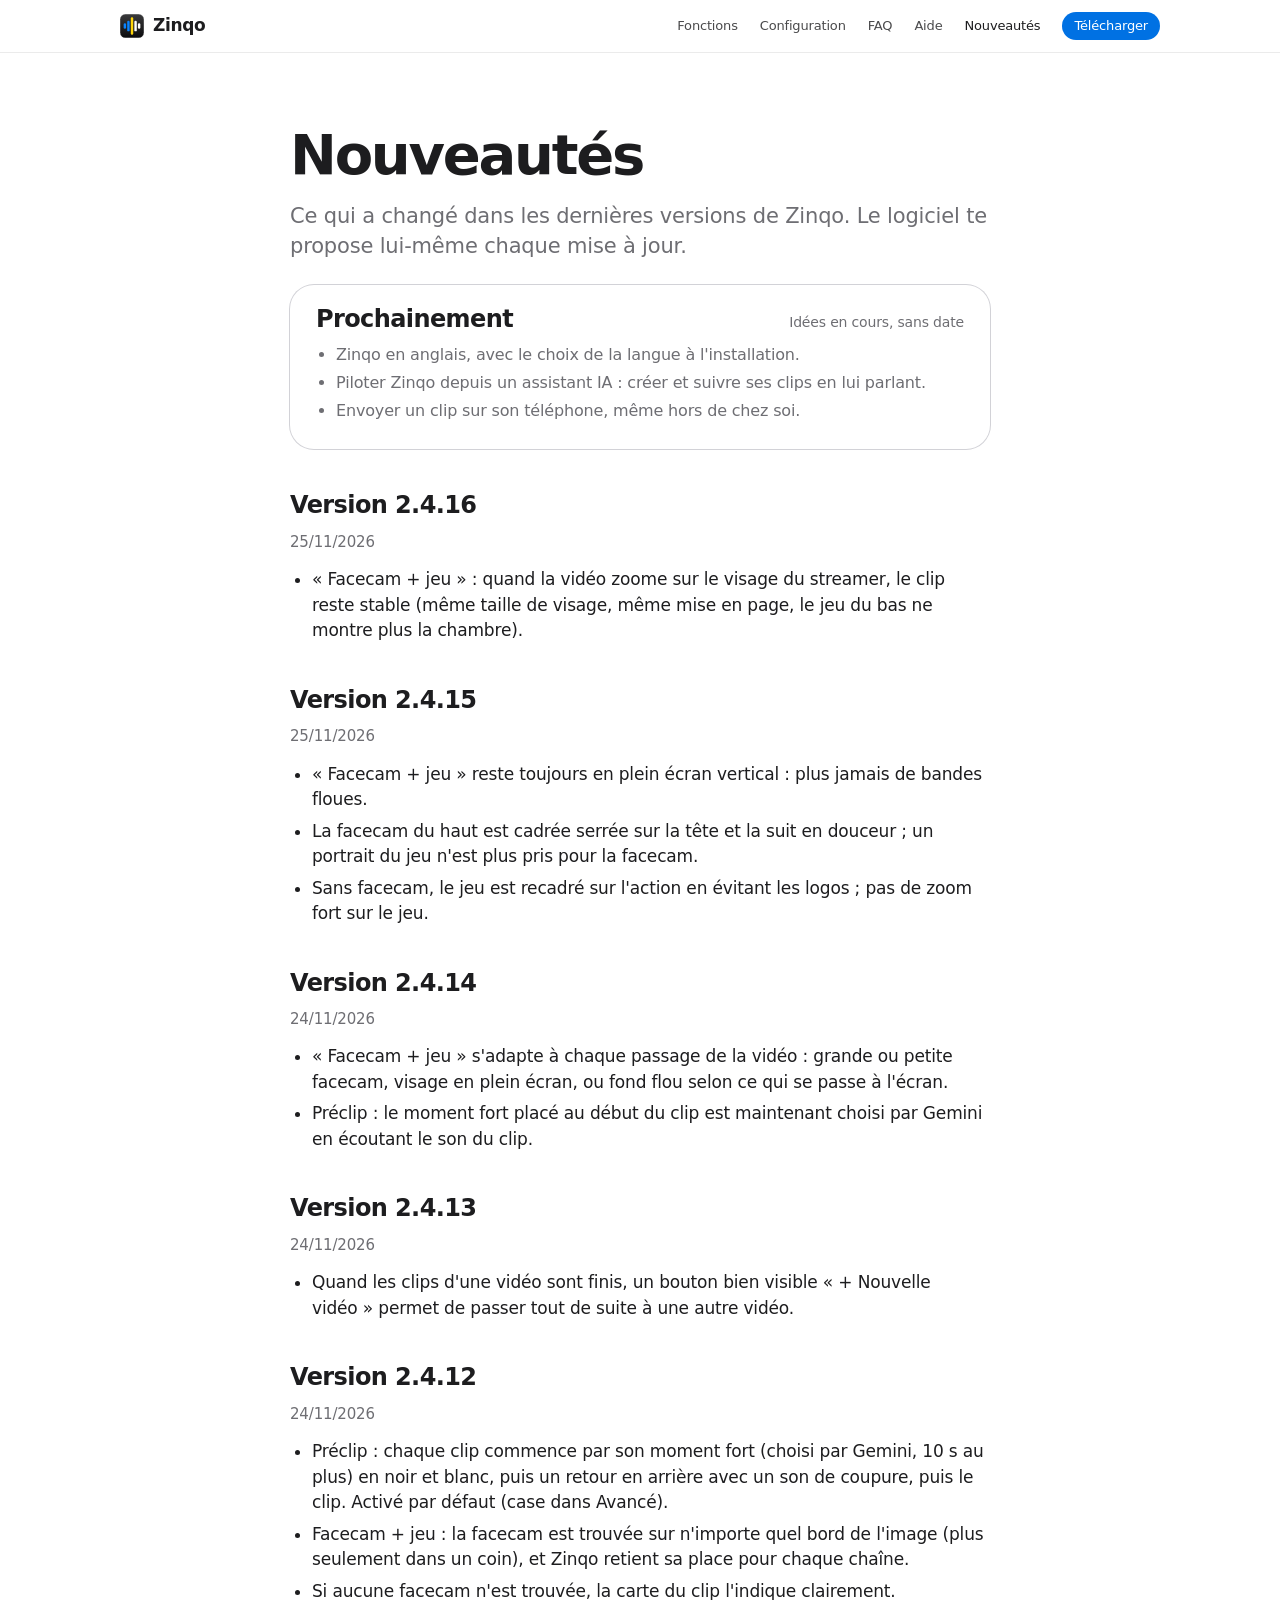
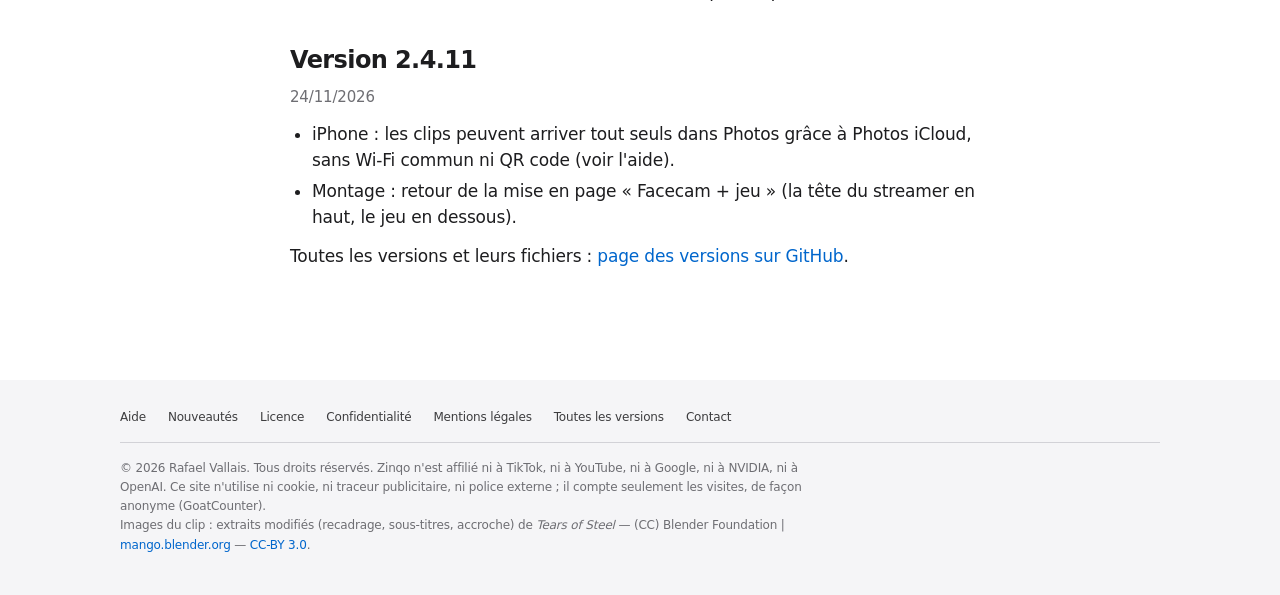
<file: docs/nouveautes.html>
<!doctype html>
<html lang="fr">
<head>
<meta charset="utf-8">
<meta name="viewport" content="width=device-width, initial-scale=1">
<title>Nouveautés · Zinqo</title>
<meta name="description" content="Les dernières versions de Zinqo et ce qui a changé dans chacune.">
<meta http-equiv="Content-Security-Policy" content="default-src 'none'; img-src 'self' data: https://zinqo.goatcounter.com; media-src 'self'; style-src 'self'; script-src 'self'; connect-src https://api.github.com; base-uri 'none'; form-action 'none'">
<meta name="theme-color" content="#ffffff" media="(prefers-color-scheme: light)">
<meta name="theme-color" content="#000000" media="(prefers-color-scheme: dark)">
<link rel="icon" href="zinqo.svg" type="image/svg+xml">
<link rel="stylesheet" href="style.css">
<script src="app.js" defer></script>
</head>
<body>
<a class="skip" href="#contenu">Aller au contenu</a>
<!--HEAD-->
<header class="top"><div class="wrap">
  <a class="brand" href="index.html"><img src="zinqo.svg" alt="" width="24" height="24">Zinqo</a>
  <nav aria-label="Menu principal">
    <a class="opt" href="index.html#fonctions">Fonctions</a>
    <a class="opt" href="index.html#config">Configuration</a>
    <a class="opt" href="index.html#faq">FAQ</a>
    <a href="aide.html">Aide</a>
    <a href="nouveautes.html" aria-current="page">Nouveautés</a>
    <a class="pill" href="telecharger.html">Télécharger</a>
  </nav>
</div></header>
<!--/HEAD-->
<main id="contenu"><div class="wrap doc">
<h1>Nouveautés</h1>
<p class="lead">Ce qui a changé dans les dernières versions de Zinqo. Le logiciel te propose lui-même chaque mise à jour.</p>
<aside class="nouv" aria-labelledby="t-av"><div class="nh"><h2 id="t-av">Prochainement</h2><span class="small">Idées en cours, sans date</span></div><ul><li>Zinqo en anglais, avec le choix de la langue à l'installation.</li><li>Piloter Zinqo depuis un assistant IA&nbsp;: créer et suivre ses clips en lui parlant.</li><li>Envoyer un clip sur son téléphone, même hors de chez soi.</li></ul></aside>
<h2 id="v2-4-16">Version 2.4.16</h2>
<p class="dates">25/11/2026</p>
<ul>
<li>«&nbsp;Facecam + jeu&nbsp;»&nbsp;: quand la vidéo zoome sur le visage du streamer, le clip reste stable (même taille de visage, même mise en page, le jeu du bas ne montre plus la chambre).</li>
</ul>
<h2 id="v2-4-15">Version 2.4.15</h2>
<p class="dates">25/11/2026</p>
<ul>
<li>«&nbsp;Facecam + jeu&nbsp;» reste toujours en plein écran vertical&nbsp;: plus jamais de bandes floues.</li>
<li>La facecam du haut est cadrée serrée sur la tête et la suit en douceur ; un portrait du jeu n'est plus pris pour la facecam.</li>
<li>Sans facecam, le jeu est recadré sur l'action en évitant les logos ; pas de zoom fort sur le jeu.</li>
</ul>
<h2 id="v2-4-14">Version 2.4.14</h2>
<p class="dates">24/11/2026</p>
<ul>
<li>«&nbsp;Facecam + jeu&nbsp;» s'adapte à chaque passage de la vidéo&nbsp;: grande ou petite facecam, visage en plein écran, ou fond flou selon ce qui se passe à l'écran.</li>
<li>Préclip&nbsp;: le moment fort placé au début du clip est maintenant choisi par Gemini en écoutant le son du clip.</li>
</ul>
<h2 id="v2-4-13">Version 2.4.13</h2>
<p class="dates">24/11/2026</p>
<ul>
<li>Quand les clips d'une vidéo sont finis, un bouton bien visible «&nbsp;+ Nouvelle vidéo&nbsp;» permet de passer tout de suite à une autre vidéo.</li>
</ul>
<h2 id="v2-4-12">Version 2.4.12</h2>
<p class="dates">24/11/2026</p>
<ul>
<li>Préclip&nbsp;: chaque clip commence par son moment fort (choisi par Gemini, 10 s au plus) en noir et blanc, puis un retour en arrière avec un son de coupure, puis le clip. Activé par défaut (case dans Avancé).</li>
<li>Facecam + jeu&nbsp;: la facecam est trouvée sur n'importe quel bord de l'image (plus seulement dans un coin), et Zinqo retient sa place pour chaque chaîne.</li>
<li>Si aucune facecam n'est trouvée, la carte du clip l'indique clairement.</li>
</ul>
<h2 id="v2-4-11">Version 2.4.11</h2>
<p class="dates">24/11/2026</p>
<ul>
<li>iPhone&nbsp;: les clips peuvent arriver tout seuls dans Photos grâce à Photos iCloud, sans Wi-Fi commun ni QR code (voir l'aide).</li>
<li>Montage&nbsp;: retour de la mise en page «&nbsp;Facecam + jeu&nbsp;» (la tête du streamer en haut, le jeu en dessous).</li>
</ul>
<p>Toutes les versions et leurs fichiers : <a href="https://github.com/DXTR-Codex/zinqo/releases" rel="noopener">page des versions sur GitHub</a>.</p>

</div></main>
<!--FOOT-->
<footer class="bas"><div class="wrap">
  <nav aria-label="Pied de page">
    <a href="aide.html">Aide</a>
    <a href="nouveautes.html">Nouveautés</a>
    <a href="licence.html">Licence</a>
    <a href="confidentialite.html">Confidentialité</a>
    <a href="mentions.html">Mentions légales</a>
    <a href="https://github.com/DXTR-Codex/zinqo/releases" rel="noopener">Toutes les versions</a>
    <a href="mailto:vallais.rafael@gmail.com">Contact</a>
  </nav>
  <p>© 2026 Rafael Vallais. Tous droits réservés. Zinqo n'est affilié ni à TikTok, ni à YouTube, ni à Google, ni à NVIDIA, ni à OpenAI. Ce site n'utilise ni cookie, ni traceur publicitaire, ni police externe ; il compte seulement les visites, de façon anonyme (GoatCounter).</p>
  <p>Images du clip : extraits modifiés (recadrage, sous-titres, accroche) de <i>Tears of Steel</i> — (CC) Blender Foundation | <a href="https://mango.blender.org/" rel="noopener">mango.blender.org</a> — <a href="https://creativecommons.org/licenses/by/3.0/deed.fr" rel="noopener">CC-BY 3.0</a>.</p>
</div></footer>
<!--/FOOT-->
</body>
</html>
</file>
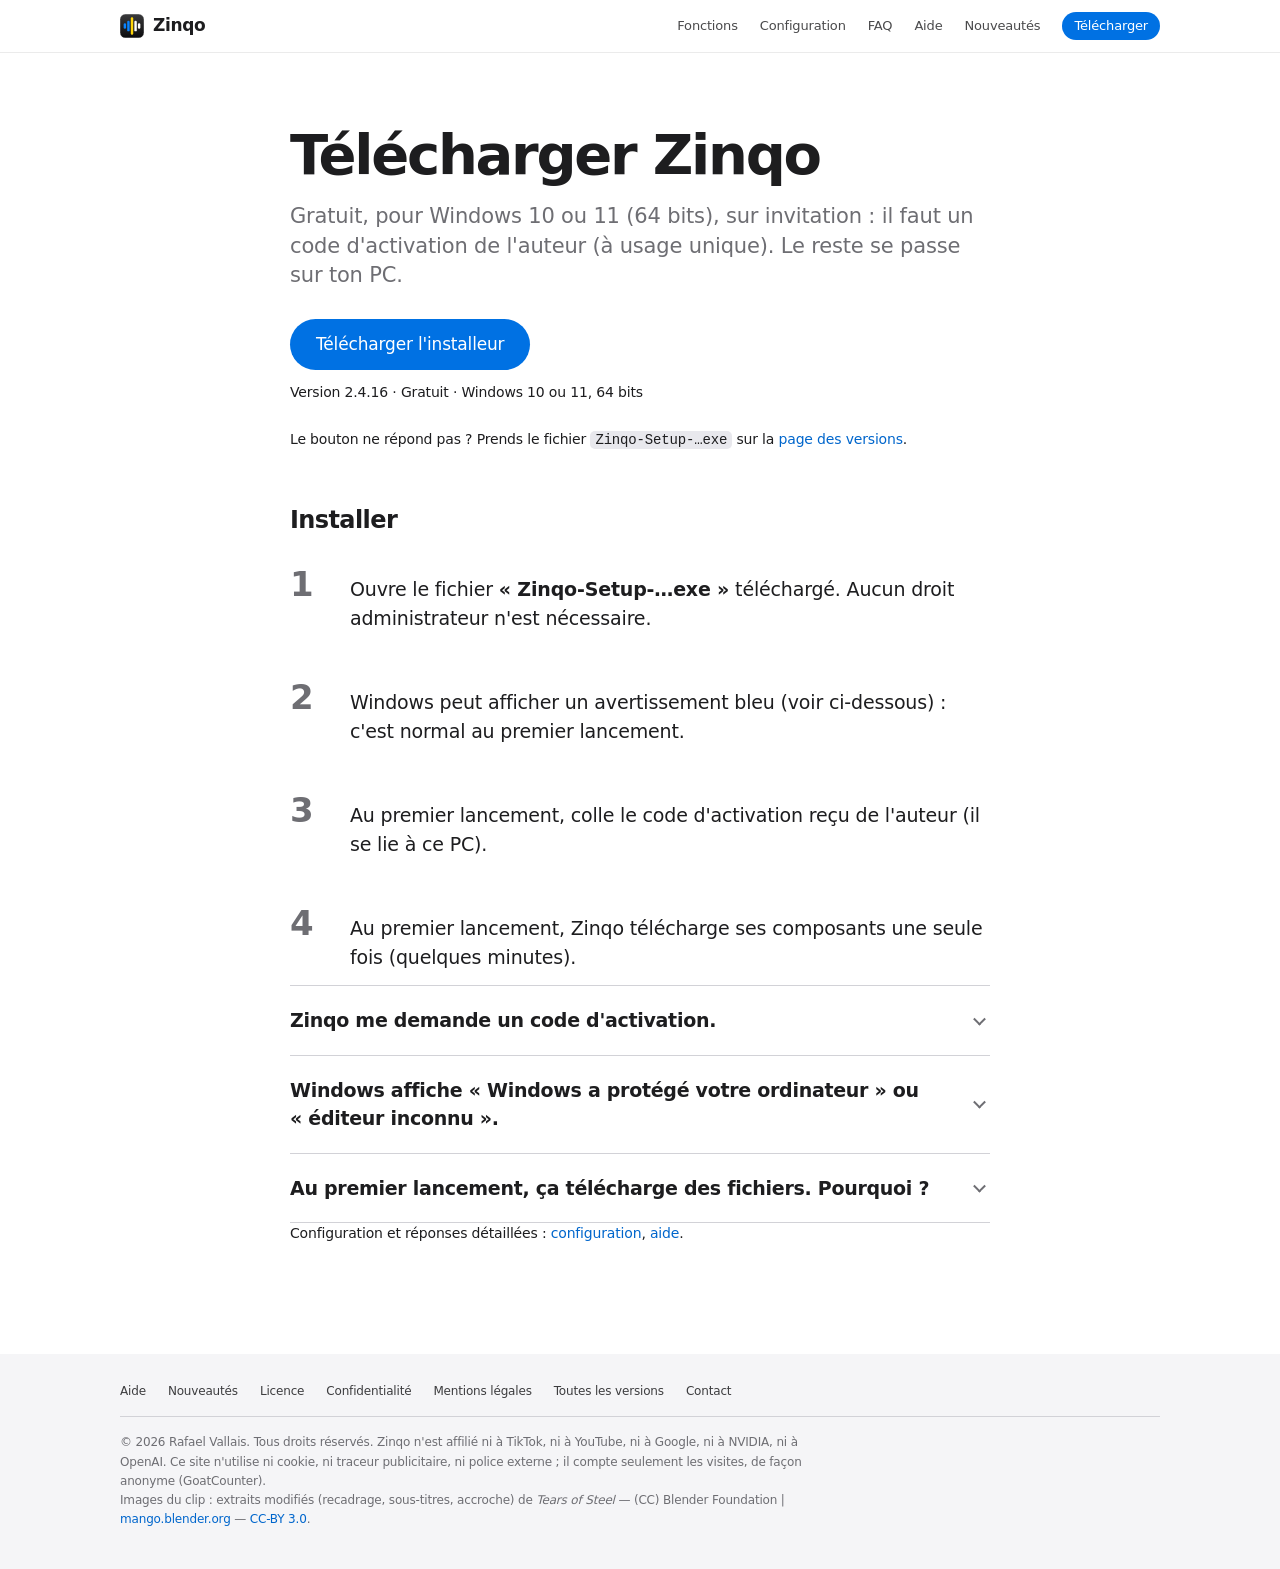
<file: docs/telecharger.html>
<!doctype html>
<html lang="fr">
<head>
<meta charset="utf-8">
<meta name="viewport" content="width=device-width, initial-scale=1">
<title>Télécharger · Zinqo</title>
<meta name="description" content="Télécharger Zinqo pour Windows : version, installation et avertissement SmartScreen expliqué.">
<meta http-equiv="Content-Security-Policy" content="default-src 'none'; img-src 'self' data: https://zinqo.goatcounter.com; media-src 'self'; style-src 'self'; script-src 'self'; connect-src https://api.github.com; base-uri 'none'; form-action 'none'">
<meta name="theme-color" content="#ffffff" media="(prefers-color-scheme: light)">
<meta name="theme-color" content="#000000" media="(prefers-color-scheme: dark)">
<link rel="icon" href="zinqo.svg" type="image/svg+xml">
<link rel="stylesheet" href="style.css">
<script src="app.js" defer></script>
</head>
<body>
<a class="skip" href="#contenu">Aller au contenu</a>
<!--HEAD-->
<header class="top"><div class="wrap">
  <a class="brand" href="index.html"><img src="zinqo.svg" alt="" width="24" height="24">Zinqo</a>
  <nav aria-label="Menu principal">
    <a class="opt" href="index.html#fonctions">Fonctions</a>
    <a class="opt" href="index.html#config">Configuration</a>
    <a class="opt" href="index.html#faq">FAQ</a>
    <a href="aide.html">Aide</a>
    <a href="nouveautes.html">Nouveautés</a>
    <a class="pill" href="telecharger.html">Télécharger</a>
  </nav>
</div></header>
<!--/HEAD-->
<main id="contenu"><div class="wrap doc">
<h1>Télécharger Zinqo</h1>
<p class="lead">Gratuit, pour Windows 10 ou 11 (64 bits), sur invitation : il faut un code d'activation de l'auteur (à usage unique). Le reste se passe sur ton PC.</p>
<div class="dl">
<a class="btn js-dl" href="https://github.com/DXTR-Codex/zinqo/releases/latest" rel="noopener">Télécharger l'installeur</a>
<p class="meta js-meta">Version 2.4.16 · Gratuit · Windows 10 ou 11, 64 bits</p>
<p class="small">Le bouton ne répond pas&nbsp;? Prends le fichier <code>Zinqo-Setup-…exe</code> sur la <a href="https://github.com/DXTR-Codex/zinqo/releases/latest" rel="noopener">page des versions</a>.</p>
</div>
<h2>Installer</h2>
<ol class="how">
<li><span>Ouvre le fichier <span class="ui">Zinqo-Setup-…exe</span> téléchargé. Aucun droit administrateur n'est nécessaire.</span></li>
<li><span>Windows peut afficher un avertissement bleu (voir ci-dessous) : c'est normal au premier lancement.</span></li>
<li><span>Au premier lancement, colle le code d'activation reçu de l'auteur (il se lie à ce PC).</span></li>
<li><span>Au premier lancement, Zinqo télécharge ses composants une seule fois (quelques minutes).</span></li>
</ol>
<details><summary>Zinqo me demande un code d'activation.</summary><div class="rep">
<p>Zinqo est réservé aux personnes autorisées par son auteur. L'auteur t'envoie un code d'activation (4 groupes de 4 caractères)&nbsp;: colle-le au premier lancement et clique <span class="ui">Activer</span> (il faut internet, une seule fois). Le code est à usage unique&nbsp;: il se lie au premier PC qui l'utilise et ne marche plus sur un autre. Pour un autre PC, demande un nouveau code à <a href="mailto:vallais.rafael@gmail.com.">vallais.rafael@gmail.com.</a> Si l'écran donne une erreur, le message dit pourquoi (code inconnu, déjà utilisé, trop d'essais, pas d'internet).</p>
</div></details>
<details><summary>Windows affiche «&nbsp;Windows a protégé votre ordinateur&nbsp;» ou «&nbsp;éditeur inconnu&nbsp;».</summary><div class="rep">
<p>C'est normal pour un logiciel qui n'est pas (encore) signé par un éditeur reconnu par Microsoft&nbsp;: ça ne veut pas dire qu'il est dangereux. Clique sur <span class="ui">Informations complémentaires</span>, puis sur <span class="ui">Exécuter quand même</span>. Ça ne s'affiche qu'au premier lancement de l'installeur. Télécharge toujours Zinqo depuis le site officiel&nbsp;: <a href="https://dxtr-codex.github.io/zinqo/" rel="noopener">https://dxtr-codex.github.io/zinqo/</a></p>
</div></details>
<details><summary>Au premier lancement, ça télécharge des fichiers. Pourquoi&nbsp;?</summary><div class="rep">
<p>Les gros composants (voix Whisper pour les sous-titres, outils vidéo, accélération carte NVIDIA) sont téléchargés une seule fois pour que le logiciel reste léger. Compte quelques minutes (plusieurs Go avec une carte NVIDIA, 1 à 2 Go sans). Si la connexion coupe, relance&nbsp;: ça reprend là où c'était.</p>
</div></details>
<p class="small">Configuration et réponses détaillées : <a href="index.html#config">configuration</a>, <a href="aide.html">aide</a>.</p>

</div></main>
<!--FOOT-->
<footer class="bas"><div class="wrap">
  <nav aria-label="Pied de page">
    <a href="aide.html">Aide</a>
    <a href="nouveautes.html">Nouveautés</a>
    <a href="licence.html">Licence</a>
    <a href="confidentialite.html">Confidentialité</a>
    <a href="mentions.html">Mentions légales</a>
    <a href="https://github.com/DXTR-Codex/zinqo/releases" rel="noopener">Toutes les versions</a>
    <a href="mailto:vallais.rafael@gmail.com">Contact</a>
  </nav>
  <p>© 2026 Rafael Vallais. Tous droits réservés. Zinqo n'est affilié ni à TikTok, ni à YouTube, ni à Google, ni à NVIDIA, ni à OpenAI. Ce site n'utilise ni cookie, ni traceur publicitaire, ni police externe ; il compte seulement les visites, de façon anonyme (GoatCounter).</p>
  <p>Images du clip : extraits modifiés (recadrage, sous-titres, accroche) de <i>Tears of Steel</i> — (CC) Blender Foundation | <a href="https://mango.blender.org/" rel="noopener">mango.blender.org</a> — <a href="https://creativecommons.org/licenses/by/3.0/deed.fr" rel="noopener">CC-BY 3.0</a>.</p>
</div></footer>
<!--/FOOT-->
</body>
</html>
</file>
<file: docs/style.css>
/* Zinqo · site de présentation. Polices système, aucune ressource externe. */
:root{
  --bg:#fff;--bg2:#f5f5f7;--text:#1d1d1f;--muted:#6e6e73;--line:#d2d2d7;
  --link:#0066cc;--btn:#0071e3;--btn-h:#0062c4;--card:#fff;--soft:#e8e8ed;
  --tile:#0b0b0d;--y:#ffd60a;--sel:rgba(0,113,227,.12);
  --font:-apple-system,BlinkMacSystemFont,"SF Pro Display","SF Pro Text","Segoe UI Variable Display","Segoe UI",system-ui,sans-serif;
  --w:1080px;--ease:cubic-bezier(.2,.7,.2,1);
  color-scheme:light dark;
}
@media (prefers-color-scheme:dark){:root{
  --bg:#000;--bg2:#101012;--text:#f5f5f7;--muted:#a1a1a6;--line:#2c2c2e;
  --link:#5aa9ff;--card:#1c1c1e;--soft:#2c2c2e;--sel:rgba(90,169,255,.16);
}}
*,*::before,*::after{box-sizing:border-box}
html{-webkit-text-size-adjust:100%;scroll-padding-top:64px}
@media (prefers-reduced-motion:no-preference){html{scroll-behavior:smooth}}
body{margin:0;background:var(--bg);color:var(--text);font:17px/1.5 var(--font);-webkit-font-smoothing:antialiased;letter-spacing:-.01em}
img,svg{display:block;max-width:100%}
a{color:var(--link);text-decoration:none}
a:hover{text-decoration:underline}
:focus-visible{outline:2px solid var(--link);outline-offset:3px;border-radius:4px}
h1,h2,h3{margin:0;font-weight:700;letter-spacing:-.03em;line-height:1.06}
p{margin:0}
.wrap{max-width:var(--w);margin:0 auto;padding:0 20px}
.skip{position:absolute;left:-999px;top:8px;background:var(--text);color:var(--bg);padding:8px 14px;border-radius:8px;z-index:20}
.skip:focus{left:8px}

/* En-tête */
.top{position:sticky;top:0;z-index:10;background:rgba(255,255,255,.8);backdrop-filter:saturate(180%) blur(20px);-webkit-backdrop-filter:saturate(180%) blur(20px);border-bottom:1px solid rgba(0,0,0,.08)}
@media (prefers-color-scheme:dark){.top{background:rgba(0,0,0,.72);border-bottom-color:rgba(255,255,255,.1)}}
.top .wrap{display:flex;align-items:center;gap:24px;height:52px}
.brand{display:flex;align-items:center;gap:9px;color:var(--text);font-weight:600;font-size:17px;letter-spacing:-.02em}
.brand:hover{text-decoration:none}
.brand img{width:24px;height:24px}
.top nav{display:flex;align-items:center;gap:22px;margin-left:auto;font-size:13px}
.top nav a{color:var(--text);opacity:.8}
.top nav a:hover,.top nav a[aria-current]{opacity:1;text-decoration:none}
.top nav .pill{opacity:1;background:var(--btn);color:#fff;padding:4px 12px;border-radius:980px;font-weight:500}
.top nav .pill:hover{background:var(--btn-h)}
@media (max-width:600px){.top nav .opt{display:none}}

/* Boutons */
.btn{display:inline-flex;align-items:center;gap:10px;background:var(--btn);color:#fff;font-size:17px;font-weight:500;padding:13px 26px;border-radius:980px;transition:background .2s}
.btn:hover{background:var(--btn-h);text-decoration:none}
.btn svg{width:18px;height:18px}
.more::after{content:" ›"}

/* Sections */
section{padding:96px 0}
.alt{background:var(--bg2)}
.eyebrow{font-size:19px;font-weight:600;color:var(--muted);margin-bottom:10px;letter-spacing:-.01em}
.h1{font-size:clamp(44px,8.6vw,96px);letter-spacing:-.045em;line-height:1.02}
.h2{font-size:clamp(36px,6.2vw,64px);letter-spacing:-.04em}
.sub{font-size:clamp(19px,2.4vw,24px);line-height:1.35;color:var(--muted);max-width:34em;margin-top:18px;letter-spacing:-.015em}
.sub b{color:var(--text);font-weight:600}
.small{font-size:14px;color:var(--muted)}
.center{text-align:center}
.center .sub{margin-left:auto;margin-right:auto}

/* Accueil : haut de page */
.hero{padding:40px 0 0;text-align:center;overflow:hidden}
.hero .tile{width:56px;height:56px;margin:0 auto 14px}
.hero .sub{margin:20px auto 0}
.cta{margin-top:26px;display:flex;flex-direction:column;align-items:center;gap:12px}
.meta{font-size:14px;color:var(--muted)}
.stage{position:relative;max-width:1000px;margin:64px auto 0;padding-bottom:40px}
.cap{font-size:12px;color:var(--muted);margin-top:14px}

/* Encart Nouveautés (accueil) et page Télécharger */
.nouv{max-width:640px;margin:26px auto 0;padding:22px 26px;text-align:left;background:var(--card);border-radius:24px;box-shadow:0 0 0 1px var(--line)}
.nouv h2{font-size:21px;letter-spacing:-.02em}
.nouv ul{margin:10px 0 0;padding-left:20px;font-size:16px;color:var(--muted)}
.nouv li{margin:4px 0}
.doc .nouv{max-width:none;margin:0 0 8px}
.doc .nouv h2{margin:0}
.doc .nouv ul{margin:10px 0 0;padding-left:20px;color:var(--muted)}
.doc .nouv li{margin:4px 0}
.nouv:has(.nc2){max-width:980px}
.nc2{display:grid;grid-template-columns:4fr 6fr;gap:0 26px}
.nc2>div+div{padding-left:26px;border-left:1px solid var(--line)}
.nc2 .nh{display:block}
.nc2 .nh .small{display:block;margin-top:2px}
.nh{display:flex;flex-wrap:wrap;align-items:baseline;justify-content:space-between;gap:4px 16px}
.doc .how{margin-top:20px}
.dl{margin:28px 0 8px;display:flex;flex-direction:column;align-items:flex-start;gap:12px}

/* Captures réelles */
.shot-img{width:100%;height:auto;border-radius:12px;box-shadow:0 0 0 1px rgba(0,0,0,.08),0 30px 80px -24px rgba(0,0,0,.35)}
@media (prefers-color-scheme:dark){.shot-img{box-shadow:0 0 0 1px rgba(255,255,255,.12),0 30px 80px -24px rgba(0,0,0,.9)}}
.shots{display:grid;gap:32px;margin-top:64px}
.shots figure{margin:0}
.shots .shot-img{border-radius:10px;box-shadow:0 0 0 1px var(--line),0 18px 50px -24px rgba(0,0,0,.3)}
@media (min-width:760px){.shots{grid-template-columns:1fr 1fr}}

/* Téléphone */
.phone{position:relative;width:min(300px,62vw);aspect-ratio:9/19.2;border-radius:46px;padding:12px;background:#1d1d1f;box-shadow:inset 0 0 0 2px #3a3a3c,0 0 0 1px rgba(0,0,0,.4),0 40px 80px -30px rgba(0,0,0,.6)}
.ph-scr{position:relative;height:100%;border-radius:35px;overflow:hidden;container-type:inline-size}
.ph-scr::before{content:"";position:absolute;z-index:2;top:12px;left:50%;width:30%;height:22px;border-radius:20px;background:#000;transform:translateX(-50%)}
.clip{display:block;width:100%;height:100%;object-fit:cover;background:#111}

/* Trois gestes */
.steps{display:grid;gap:40px;margin-top:64px;counter-reset:s}
.steps div{border-top:1px solid var(--line);padding-top:22px}
.steps h3{font-size:28px;letter-spacing:-.03em;margin-bottom:8px}
.steps h3::before{counter-increment:s;content:"0" counter(s);display:block;font-size:14px;font-weight:600;color:var(--muted);letter-spacing:0;margin-bottom:14px;font-variant-numeric:tabular-nums}
.steps p{color:var(--muted)}
.rights{margin-top:56px;font-size:15px;color:var(--muted);max-width:44em}
@media (min-width:760px){.steps{grid-template-columns:repeat(3,1fr);gap:32px}}

/* Fonctions */
.feat{display:grid;gap:48px;align-items:center}
.feat .txt{max-width:30em}
.feat .sub{font-size:19px;color:var(--muted)}
.feat .phone{margin:0 auto}
@media (min-width:860px){.feat{grid-template-columns:1fr 1fr;gap:64px}.feat.rev .vis{order:-1}}
.dark{background:#000;color:#f5f5f7;--muted:#a1a1a6;--link:#5aa9ff;--line:#2c2c2e}
.dark .phone{box-shadow:inset 0 0 0 2px #3a3a3c,0 0 0 1px rgba(255,255,255,.1),0 40px 120px -30px rgba(90,130,255,.35)}

.vid-ctl{text-align:center;margin-top:22px}
.snd{font:inherit;font-size:15px;font-weight:500;color:#f5f5f7;background:rgba(255,255,255,.12);border:1px solid rgba(255,255,255,.22);border-radius:980px;padding:8px 18px;cursor:pointer}
.snd:hover{background:rgba(255,255,255,.2)}
.dark .cap{color:#a1a1a6}

/* Ligne du temps (illustration) */
.tl{background:var(--card);border-radius:24px;padding:28px;box-shadow:0 0 0 1px var(--line)}
.tl-h{display:flex;justify-content:space-between;gap:12px;font-size:14px;color:var(--muted)}
.tl-h b{color:var(--text);font-weight:600}
.wave{margin:22px 0 10px;width:100%;height:auto}
.wave path{stroke:var(--line);stroke-width:5;stroke-linecap:round}
.wave .on path{stroke:var(--text)}
.wave rect{fill:var(--sel)}
.marks{display:grid;grid-template-columns:repeat(3,1fr);font-size:12px;color:var(--muted);text-align:center;font-variant-numeric:tabular-nums}
.pipe{list-style:none;margin:26px 0 0;padding:20px 0 0;border-top:1px solid var(--line);display:grid;grid-template-columns:repeat(2,1fr);gap:10px 16px;font-size:14px}
.pipe li{display:flex;align-items:center;gap:8px;color:var(--muted)}
.pipe li::before{content:"";width:9px;height:9px;border-radius:50%;border:1.5px solid currentColor;flex:none}
.pipe .ok{color:var(--text)}.pipe .ok::before{background:currentColor}
.pipe .now{color:var(--link);font-weight:600}.pipe .now::before{background:currentColor;box-shadow:0 0 0 4px var(--sel)}
@media (min-width:560px){.pipe{grid-template-columns:repeat(4,auto);justify-content:space-between}}
.why{margin-top:18px;font-size:14px;color:var(--muted)}
.why b{color:var(--text)}

/* Faits */
.facts{display:grid;gap:0;margin-top:64px;border-top:1px solid var(--line)}
.facts div{padding:26px 0;border-bottom:1px solid var(--line)}
.facts h3{font-size:21px;letter-spacing:-.02em;margin-bottom:6px}
.facts p{color:var(--muted);font-size:16px}
@media (min-width:760px){.facts{grid-template-columns:repeat(2,1fr);gap:0 56px}}
.big{font-size:clamp(40px,7vw,80px)}

/* Configuration */
.spec{margin:56px 0 0;display:grid;border-top:1px solid var(--line)}
.spec div{display:grid;gap:4px;padding:20px 0;border-bottom:1px solid var(--line)}
.spec dt{font-weight:600}
.spec dd{margin:0;color:var(--muted)}
@media (min-width:760px){.spec div{grid-template-columns:220px 1fr;gap:24px}}

/* Avertissement Windows */
.how{list-style:none;margin:48px 0 0;padding:0;display:grid;gap:28px;counter-reset:h}
.how li{display:grid;grid-template-columns:44px 1fr;gap:16px;align-items:baseline;font-size:19px}
.how li::before{counter-increment:h;content:counter(h);font-size:34px;font-weight:700;letter-spacing:-.04em;color:var(--muted);font-variant-numeric:tabular-nums}
.ui{font-weight:600;white-space:nowrap}
.ui::before{content:"« "}.ui::after{content:" »"}

/* FAQ et pages de texte */
details{border-bottom:1px solid var(--line)}
details:first-of-type{border-top:1px solid var(--line)}
summary{cursor:pointer;list-style:none;padding:20px 40px 20px 0;font-size:19px;font-weight:600;letter-spacing:-.015em;position:relative}
summary::-webkit-details-marker{display:none}
summary::after{content:"";position:absolute;right:6px;top:50%;width:9px;height:9px;border-right:2px solid var(--muted);border-bottom:2px solid var(--muted);transform:translateY(-70%) rotate(45deg);transition:transform .25s var(--ease)}
details[open] summary::after{transform:translateY(-30%) rotate(-135deg)}
.rep{padding:0 0 22px;color:var(--muted);max-width:40em}
.rep p+p{margin-top:10px}
.faq{max-width:780px;margin:48px auto 0}
code{font:14px ui-monospace,SFMono-Regular,Consolas,monospace;background:var(--soft);padding:1px 5px;border-radius:5px}

/* Bas de page : appel final */
.end{padding:120px 0}
.end .tile{width:88px;height:88px;margin:0 auto 28px}

/* Pages de texte (générées par construire.py) */
.doc{max-width:740px;padding-top:72px;padding-bottom:96px}
.doc h1{font-size:clamp(36px,6vw,56px);letter-spacing:-.04em;margin-bottom:18px}
.doc h2{font-size:24px;letter-spacing:-.025em;margin:44px 0 12px}
.doc p,.doc ul{margin:0 0 14px;color:var(--text)}
.doc ul{padding-left:22px}
.doc li{margin:6px 0}
.doc .lead{font-size:21px;line-height:1.4;color:var(--muted);margin-bottom:24px}
.doc .dates,.doc .muted{color:var(--muted);font-size:15px}
.doc details:first-of-type{margin-top:8px}
.doc .rep p{color:var(--muted)}
.muted{color:var(--muted)}

/* Pied de page */
.bas{background:var(--bg2);font-size:12px;color:var(--muted);padding:28px 0 40px}
.bas nav{display:flex;flex-wrap:wrap;gap:8px 22px;padding-bottom:16px;margin-bottom:16px;border-bottom:1px solid var(--line)}
.bas nav a{color:var(--text);opacity:.85}
.bas p{max-width:60em;line-height:1.6}

/* Apparition au défilement : seulement si le script l'active et si le mouvement est permis */
.anim .rv{opacity:0;transform:translateY(28px);transition:opacity .9s var(--ease),transform .9s var(--ease)}
.anim .rv.in{opacity:1;transform:none}

@media (max-width:560px){
  section{padding:72px 0}
  .hero{padding-top:48px}
  .stage{margin-top:44px;padding-bottom:28px}
  .tl,.nouv{padding:20px;border-radius:18px}
  .nc2{grid-template-columns:1fr}
  .nc2>div+div{padding:16px 0 0;margin-top:16px;border-left:0;border-top:1px solid var(--line)}
  .how li{font-size:17px}
}
</file>
